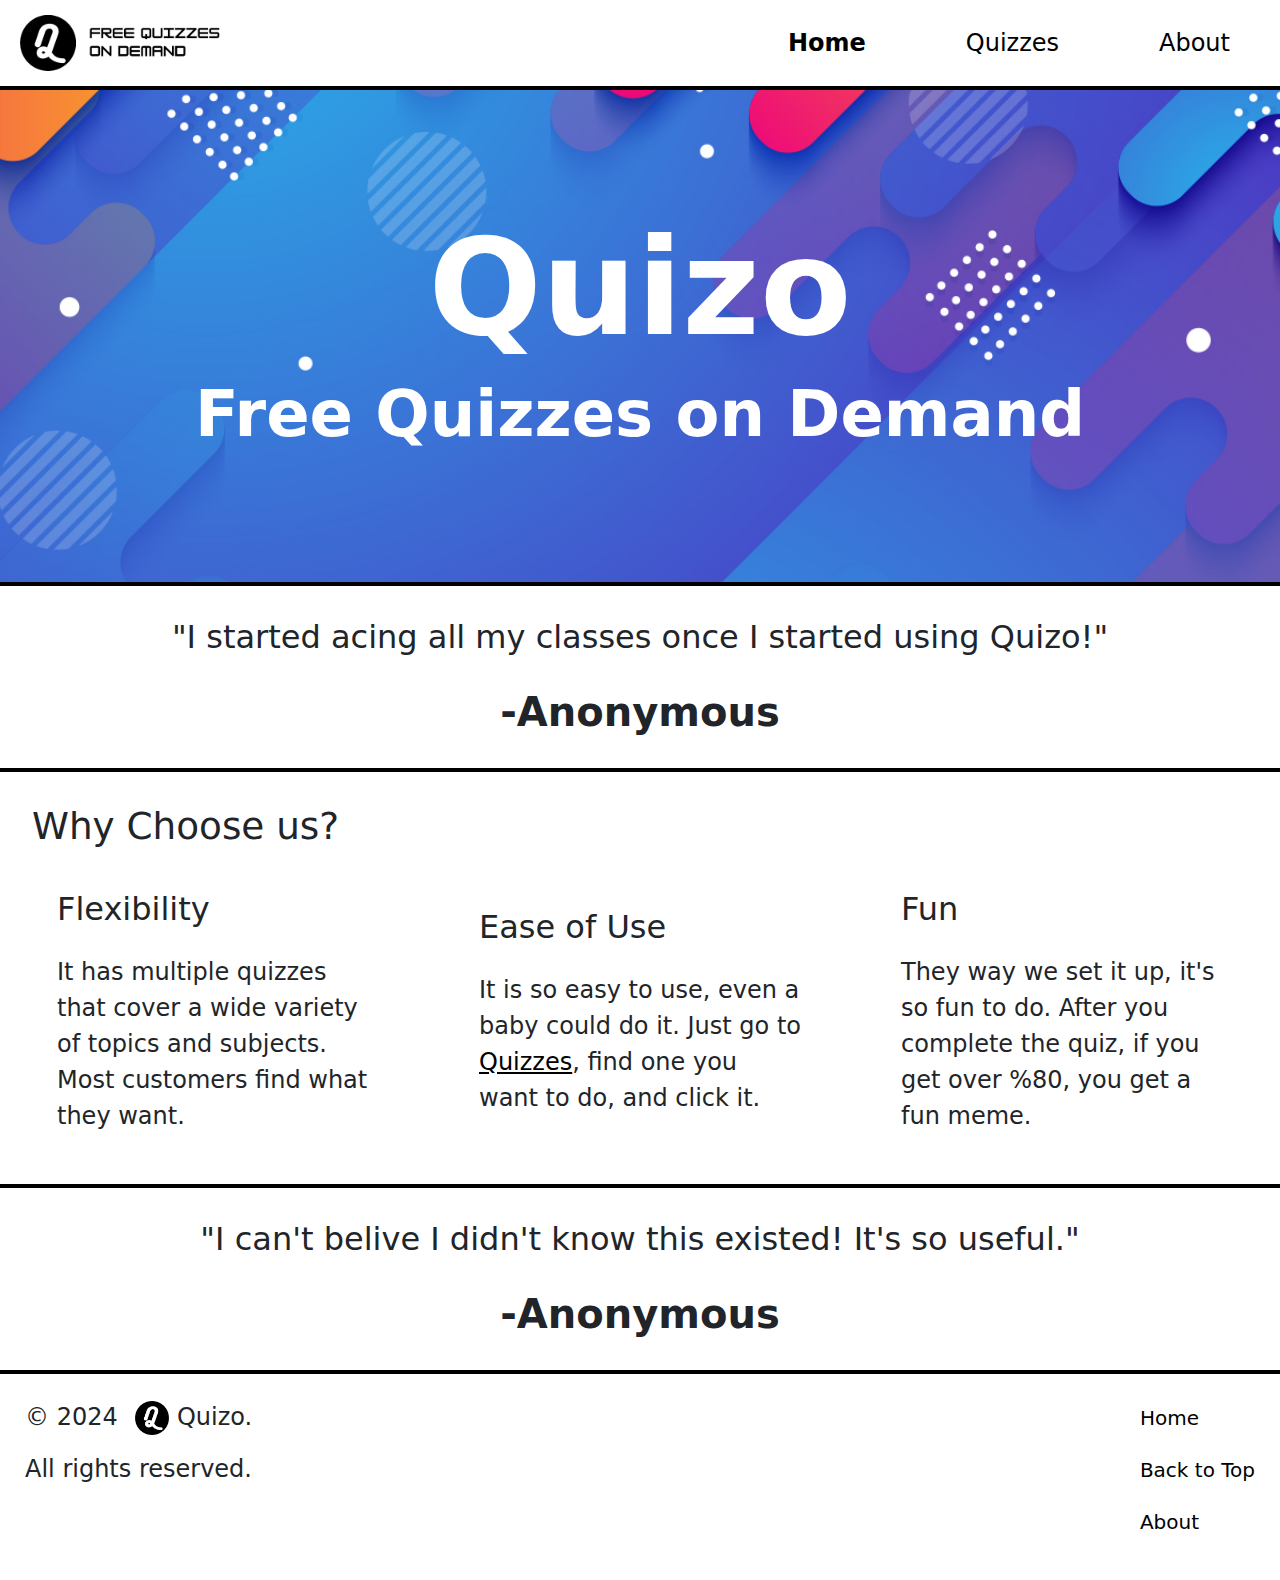
<file: index.html>
<!-- ### Capstone Project: "Interactive Quiz Web App"

#### Overview
Students will create an interactive quiz web application that allows users to answer questions on a specific topic of their choice (e.g., science, history, pop culture). This project will integrate HTML, CSS, JavaScript, and jQuery, providing a fun way to learn frontend development.

#### Objectives
- Build a functional web application using HTML, CSS, and JavaScript.
- Utilize jQuery to enhance user experience with interactivity.
- Implement basic data management with JavaScript.
- Develop skills in designing user-friendly interfaces.

#### Project Components

1. **Homepage**
   - **Header**: Title of the quiz app and a start button.
   - **Instructions Section**: Brief description of how to play the quiz.
   - **Footer**: Author information and links to resources.

2. **Quiz Page**
   - **Question Display**: A section to show the current question.
   - **Answer Options**: Multiple-choice buttons for answers.
   - **Score Tracker**: Display current score and number of questions answered.
   - **Next Question Button**: A button to proceed to the next question.
   - **End Screen**: Display total score and options to restart the quiz or go back to the homepage.

3. **Question Data Management**
   - Use an array of objects to store questions, options, and correct answers.
   - Implement a function to randomly select questions from the array for each quiz session.

4. **Styling and User Experience**
   - Use CSS to create an engaging layout (colors, fonts, button styles).
   - Ensure the app is responsive to work well on mobile and desktop devices.

5. **Interactive Features**
   - Use jQuery for:
     - Showing/hiding elements (e.g., questions and scores).
     - Animations when transitioning between questions.
     - Validating and giving feedback on answers (correct or incorrect).

6. **Accessibility Considerations**
   - Use proper HTML elements for accessibility (e.g., buttons, labels).
   - Provide feedback in a way that is easy to understand for all users.

#### Technology Stack
- **HTML**: Structure of the quiz app.
- **CSS**: Styling and responsive design.
- **JavaScript & jQuery**: Logic for quiz functionality and interactivity.

#### Resources
- **HTML/CSS Tutorials**: W3Schools, MDN Web Docs.
- **JavaScript/jQuery Tutorials**: Codecademy, jQuery official documentation.
- **Quiz Design Tips**: Examples from online quizzes for inspiration.

#### Timeline
- **Week 1**: Introduction to HTML & CSS; start building the homepage and quiz structure.
- **Week 2**: Develop the Quiz page, focusing on question display and answer options.
- **Week 3**: Implement quiz logic using JavaScript and jQuery for interactions.
- **Week 4**: Style the application and ensure responsive design.
- **Week 5**: Test functionality and get peer feedback; make necessary adjustments.
- **Week 6**: Present the quiz apps to the class and share experiences.

#### Presentation
At the end of the project, students will present their quiz apps, discussing their design process and the technologies used. They can also share their thoughts on the challenges faced and how they overcame them, fostering a collaborative learning environment.

### Conclusion
This interactive quiz web app project provides middle school students with a practical application of web development skills while allowing them to engage with topics they are passionate about. Through this hands-on experience, they will enhance their coding abilities and creativity. -->
<!DOCTYPE html>
<html lang="en">
   <head>
      <meta charset="UTF-8">
      <meta name="viewport" content="width=device-width, initial-scale=1.0">
      <title>Quizo - Learn in a Fun Way</title>

      <link href="https://cdn.jsdelivr.net/npm/bootstrap@5.3.3/dist/css/bootstrap.min.css" rel="stylesheet" integrity="sha384-QWTKZyjpPEjISv5WaRU9OFeRpok6YctnYmDr5pNlyT2bRjXh0JMhjY6hW+ALEwIH" crossorigin="anonymous">
      <link rel="stylesheet" href="styles.css">
      <link rel="icon" href="./images/QuizoLogo-Logo-removebg-preview.png">
   </head>

   <body>
      <nav>
         <div><img src="./images/QuizoLogo-Text-removebg-preview.png" alt="Quizo Logo" class="logo"></div>
         <div>
            <a class="seleced" href="./index.html">Home</a>
            <a href="./public/quizzes.html">Quizzes</a>
            <a href="./public/about.html">About</a>
         </div>
      </nav>

      <div class="placeholder"></div>
      <header>
         <div id="img">
            <h1><b>Quizo</b></h1>
            <h2><b>Free Quizzes on Demand</b></h2>
         </div>
         <div>
            <h4>"I started acing all my classes once I started using Quizo!"</h4>
            <h3><b>-Anonymous</b></h3>
         </div>
      </header>

      <main>
         <h3>Why Choose us?</h3>
         <div class="container">
            <div class="col-4">
               <h4>Flexibility</h4>
               <p>It has multiple quizzes that cover a wide variety of topics and subjects. Most customers find what they want.</p>
            </div>
            <div class="col-4">
               <h4>Ease of Use</h4>
               <p>It is so easy to use, even a baby could do it. Just go to <a href="./public/quizzes.html">Quizzes</a>, find one you want to do, and click it.</p>
            </div>
            <div class="col-4">
               <h4>Fun</h4>
               <p>They way we set it up, it's so fun to do. After you complete the quiz, if you get over %80, you get a fun meme.</p>
            </div>
         </div>

         <div class="quote">
            <h4>"I can't belive I didn't know this existed! It's so useful."</h4>
            <h3><b>-Anonymous</b></h3>
         </div>
      </main>

      <footer>
         <div>
            <p>© 2024 <img src="./images/QuizoLogo-Logo-removebg-preview.png" alt="Quizo Logo"> Quizo.</p>
            <p>All rights reserved.</p>
         </div>
         <div>
            <p><a href="#">Home</a></p>
            <p><a href="#">Back to Top</a></p>
            <p><a href="./public/about.html">About</a></p>
         </div>
      </footer>

      <script src="https://cdn.jsdelivr.net/npm/bootstrap@5.3.3/dist/js/bootstrap.bundle.min.js" integrity="sha384-YvpcrYf0tY3lHB60NNkmXc5s9fDVZLESaAA55NDzOxhy9GkcIdslK1eN7N6jIeHz" crossorigin="anonymous"></script>
   </body>
</html>

<!-- Completed in 2 hours -->
</file>
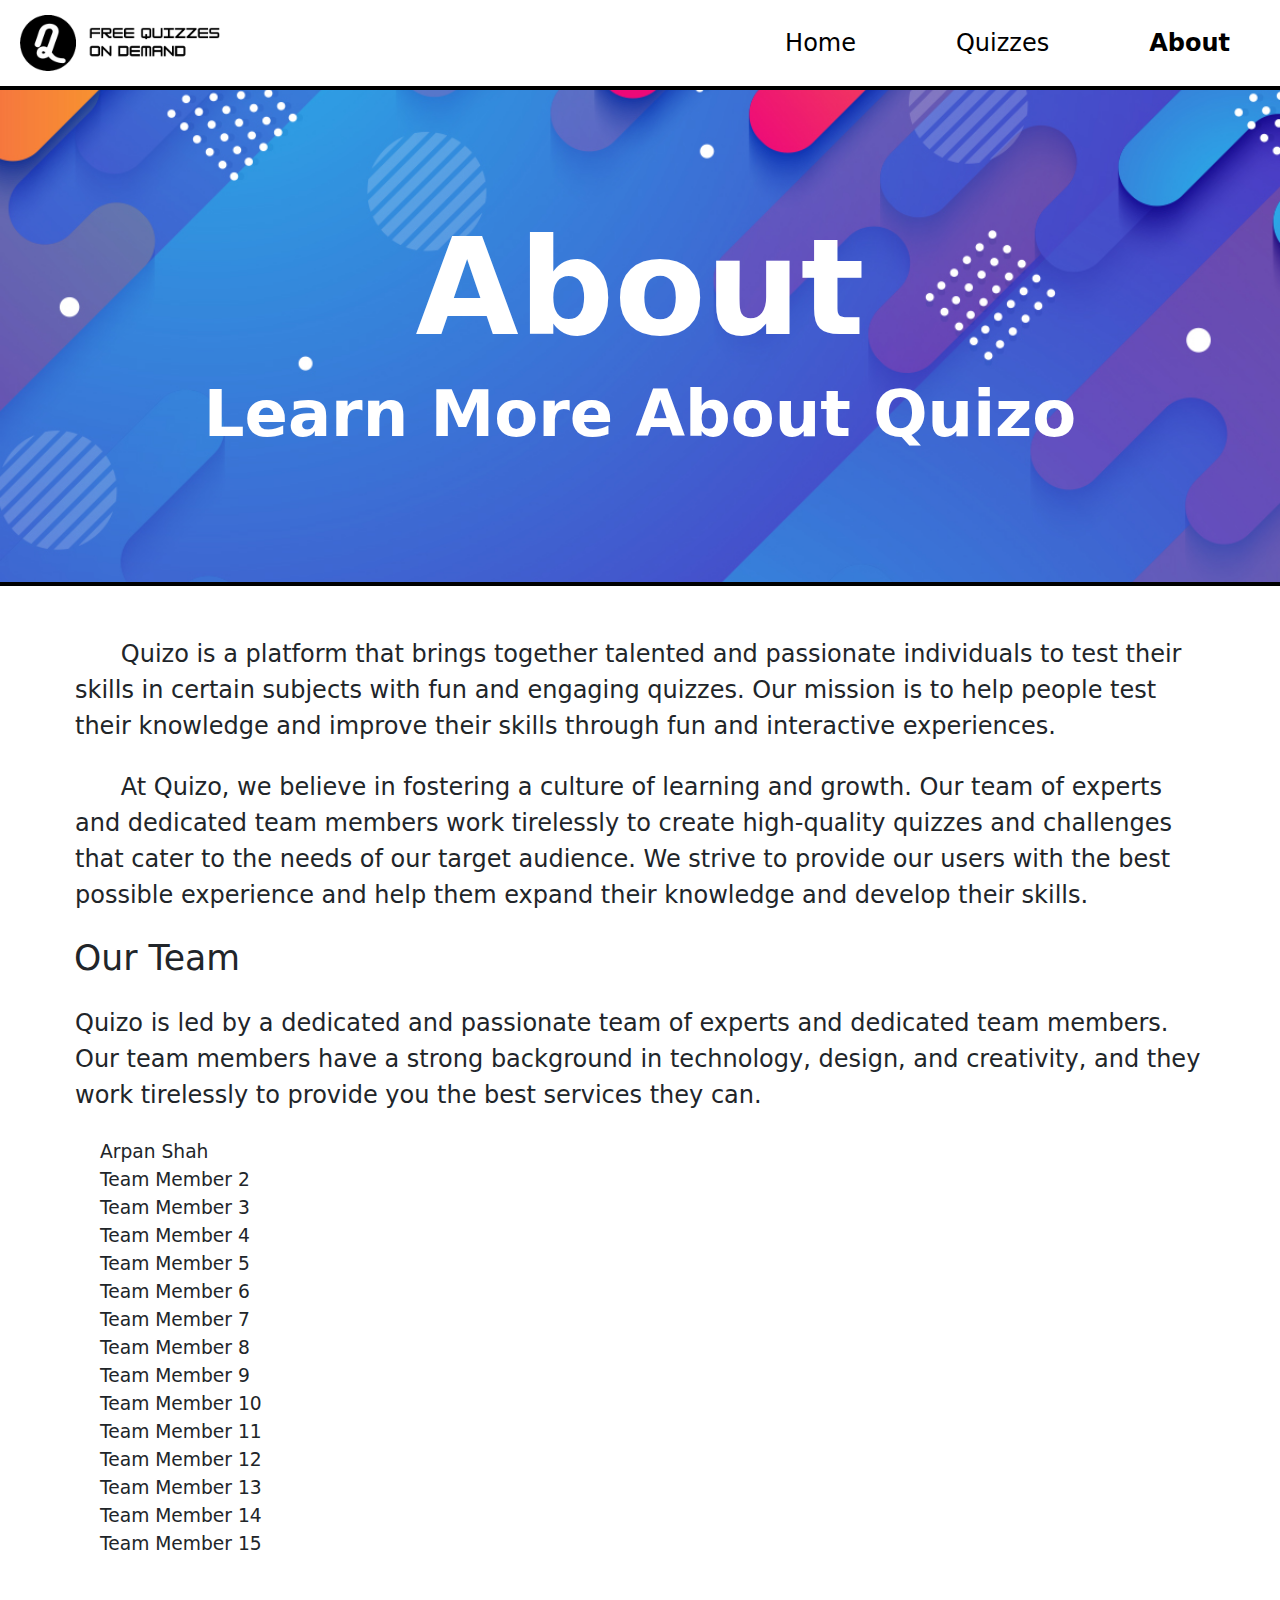
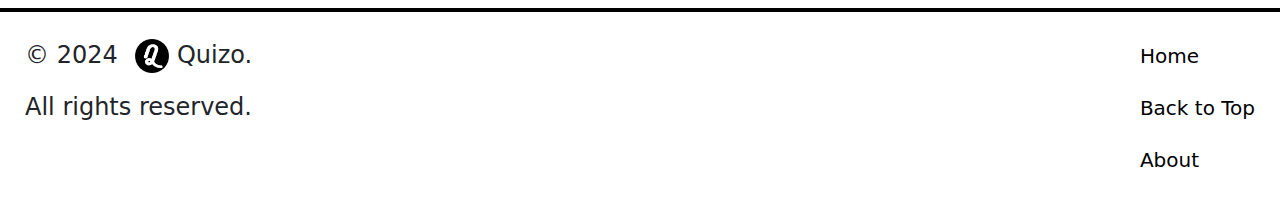
<file: public/about.html>
<!DOCTYPE html>
<html lang="en">
  <head>
    <meta charset="UTF-8">
    <meta name="viewport" content="width=device-width, initial-scale=1.0">
    <title>Quizo - About</title>

    <link href="https://cdn.jsdelivr.net/npm/bootstrap@5.3.3/dist/css/bootstrap.min.css" rel="stylesheet" integrity="sha384-QWTKZyjpPEjISv5WaRU9OFeRpok6YctnYmDr5pNlyT2bRjXh0JMhjY6hW+ALEwIH" crossorigin="anonymous">
    <link rel="stylesheet" href="about.css">
    <link rel="icon" href="../images/QuizoLogo-Logo-removebg-preview.png">
  </head>

  <body>
    <nav>
      <div><img src="../images/QuizoLogo-Text-removebg-preview.png" alt="Quizo Logo" class="logo"></div>
      <div>
        <a href="../index.html">Home</a>
        <a href="./quizzes.html">Quizzes</a>
        <a class="seleced" href="./about.html">About</a>
      </div>
    </nav>

    <div class="placeholder"></div>
    <header>
      <div id="img">
        <h1><b>About</b></h1>
        <h2><b>Learn More About Quizo</b></h2>
      </div>
    </header>

    <main>
      <div>
        <p> &nbsp; &nbsp; &nbsp; Quizo is a platform that brings together talented and passionate individuals to test their skills in certain subjects with fun and engaging quizzes. Our mission is to help people test their knowledge and improve their skills through fun and interactive experiences.</p>
        <p> &nbsp; &nbsp; &nbsp; At Quizo, we believe in fostering a culture of learning and growth. Our team of experts and dedicated team members work tirelessly to create high-quality quizzes and challenges that cater to the needs of our target audience. We strive to provide our users with the best possible experience and help them expand their knowledge and develop their skills.</p>
      </div>
      <div>
        <h3>Our Team</h3>
        <p>Quizo is led by a dedicated and passionate team of experts and dedicated team members. Our team members have a strong background in technology, design, and creativity, and they work tirelessly to provide you the best services they can.</p>

        <div>
          <p>Arpan Shah</p>
          <p>Team Member 2</p>
          <p>Team Member 3</p>
          <p>Team Member 4</p>
          <p>Team Member 5</p>
          <p>Team Member 6</p>
          <p>Team Member 7</p>
          <p>Team Member 8</p>
          <p>Team Member 9</p>
          <p>Team Member 10</p>
          <p>Team Member 11</p>
          <p>Team Member 12</p>
          <p>Team Member 13</p>
          <p>Team Member 14</p>
          <p>Team Member 15</p>
        </div>
      </div>
    </main>

    <footer>
      <div>
        <p>© 2024 <img src="../images/QuizoLogo-Logo-removebg-preview.png" alt="Quizo Logo"> Quizo.</p>
        <p>All rights reserved.</p>
      </div>
      <div>
        <p><a href="../index.html">Home</a></p>
        <p><a href="#">Back to Top</a></p>
        <p><a href="#">About</a></p>
      </div>
    </footer>
  </body>
</html>

<!-- Completed in 30 minutes -->
</file>
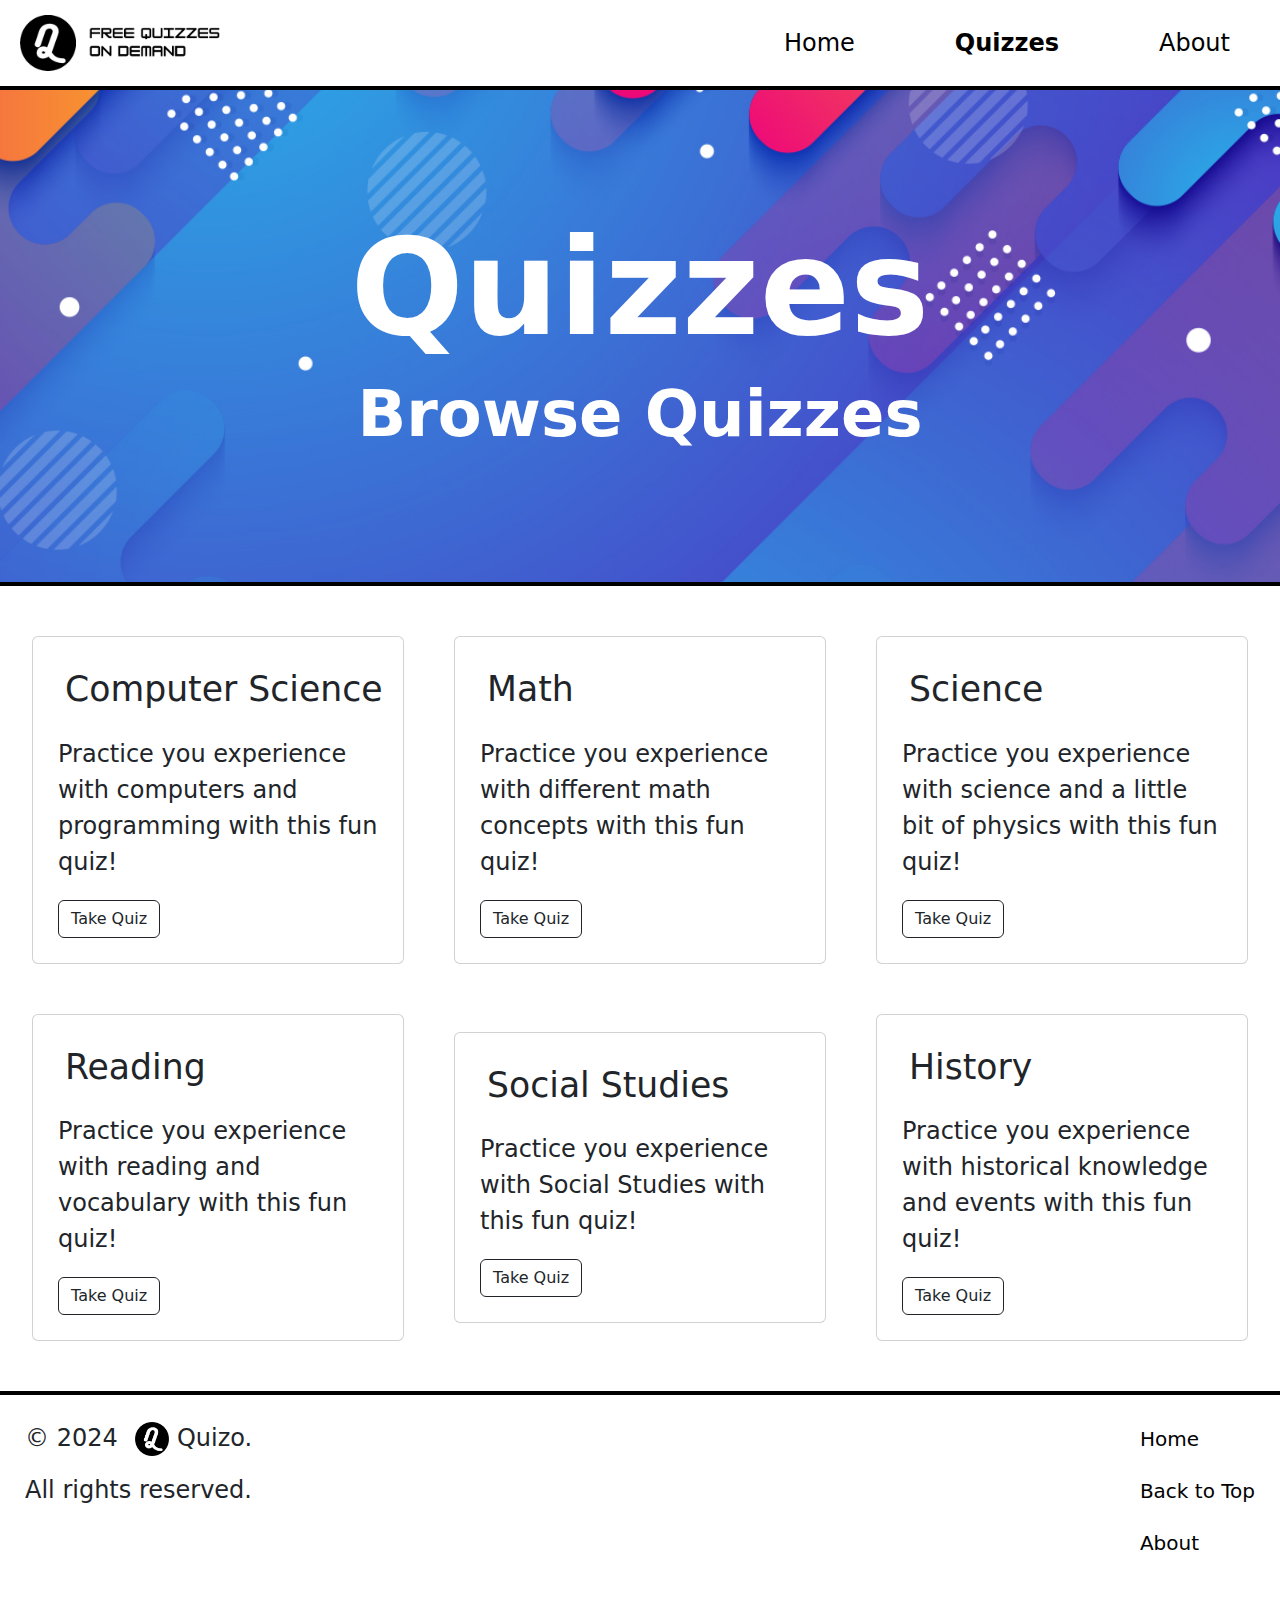
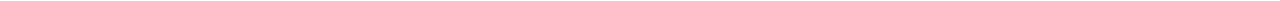
<file: public/quizzes.html>
<!DOCTYPE html>
<html lang="en">
  <head>
    <meta charset="UTF-8">
    <meta name="viewport" content="width=device-width, initial-scale=1.0">
    <title>Quizo - Quizzes</title>

    <link href="https://cdn.jsdelivr.net/npm/bootstrap@5.3.3/dist/css/bootstrap.min.css" rel="stylesheet" integrity="sha384-QWTKZyjpPEjISv5WaRU9OFeRpok6YctnYmDr5pNlyT2bRjXh0JMhjY6hW+ALEwIH" crossorigin="anonymous">
    <link rel="stylesheet" href="quizzes.css">
    <link rel="icon" href="../images/QuizoLogo-Logo-removebg-preview.png">
  </head>

  <body>
    <nav>
      <div><img src="../images/QuizoLogo-Text-removebg-preview.png" alt="Quizo Logo" class="logo"></div>
      <div>
        <a href="../index.html">Home</a>
        <a class="seleced" href="./quizzes.html">Quizzes</a>
        <a href="./about.html">About</a>
      </div>
    </nav>

    <div class="placeholder"></div>
    <header>
      <div id="img">
        <h1><b>Quizzes</b></h1>
        <h2><b>Browse Quizzes</b></h2>
      </div>
    </header>

    <main>
      <div class="container">
        <div class="card col-4">
          <h3>Computer Science</h3>
          <p>Practice you experience with computers and programming with this fun quiz!</p>
          <a href="./quizes/cs.html"><button class="btn btn-outline-dark">Take Quiz</button></a>
        </div>
        <div class="card col-4">
          <h3>Math</h3>
          <p>Practice you experience with different math concepts with this fun quiz!</p>
          <a href="./quizes/math.html"><button class="btn btn-outline-dark">Take Quiz</button></a>
        </div>
        <div class="card col-4">
          <h3>Science</h3>
          <p>Practice you experience with science and a little bit of physics with this fun quiz!</p>
          <a href="./quizes/science.html"><button class="btn btn-outline-dark">Take Quiz</button></a>
        </div>
      </div>
      <div class="container">
        <div class="card col-4">
          <h3>Reading</h3>
          <p>Practice you experience with reading and vocabulary with this fun quiz!</p>
          <a href="./quizes/reading.html"><button class="btn btn-outline-dark">Take Quiz</button></a>
        </div>
        <div class="card col-4">
          <h3>Social Studies</h3>
          <p>Practice you experience with Social Studies with this fun quiz!</p>
          <a href="./quizes/ss.html"><button class="btn btn-outline-dark">Take Quiz</button></a>
        </div>
        <div class="card col-4">
          <h3>History</h3>
          <p>Practice you experience with historical knowledge and events with this fun quiz!</p>
          <a href="./quizes/history.html"><button class="btn btn-outline-dark">Take Quiz</button></a>
        </div>
      </div>
    </main>

    <footer>
      <div>
        <p>© 2024 <img src="../images/QuizoLogo-Logo-removebg-preview.png" alt="Quizo Logo"> Quizo.</p>
        <p>All rights reserved.</p>
      </div>
      <div>
        <p><a href="../index.html">Home</a></p>
        <p><a href="#">Back to Top</a></p>
        <p><a href="./about.html">About</a></p>
      </div>
    </footer>
  </body>
</html>

<!-- Completed in 40 minutes -->
</file>
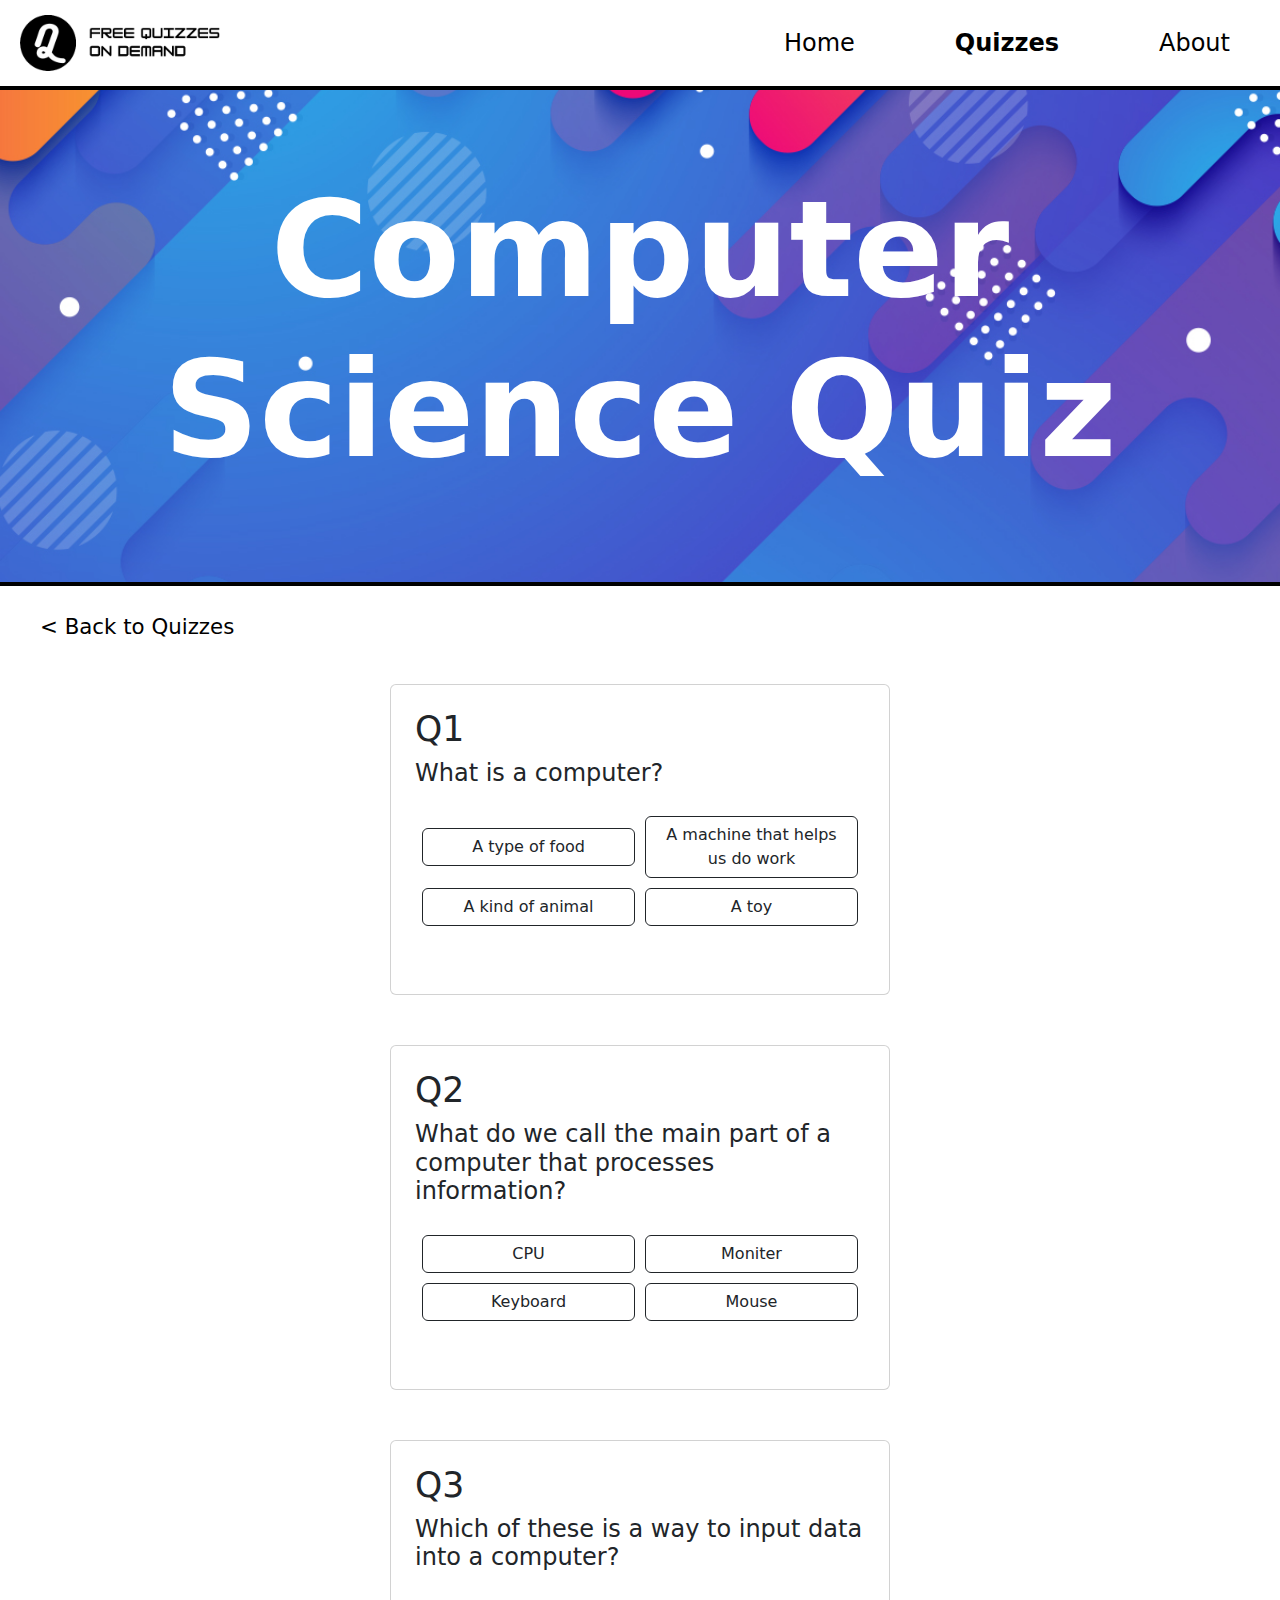
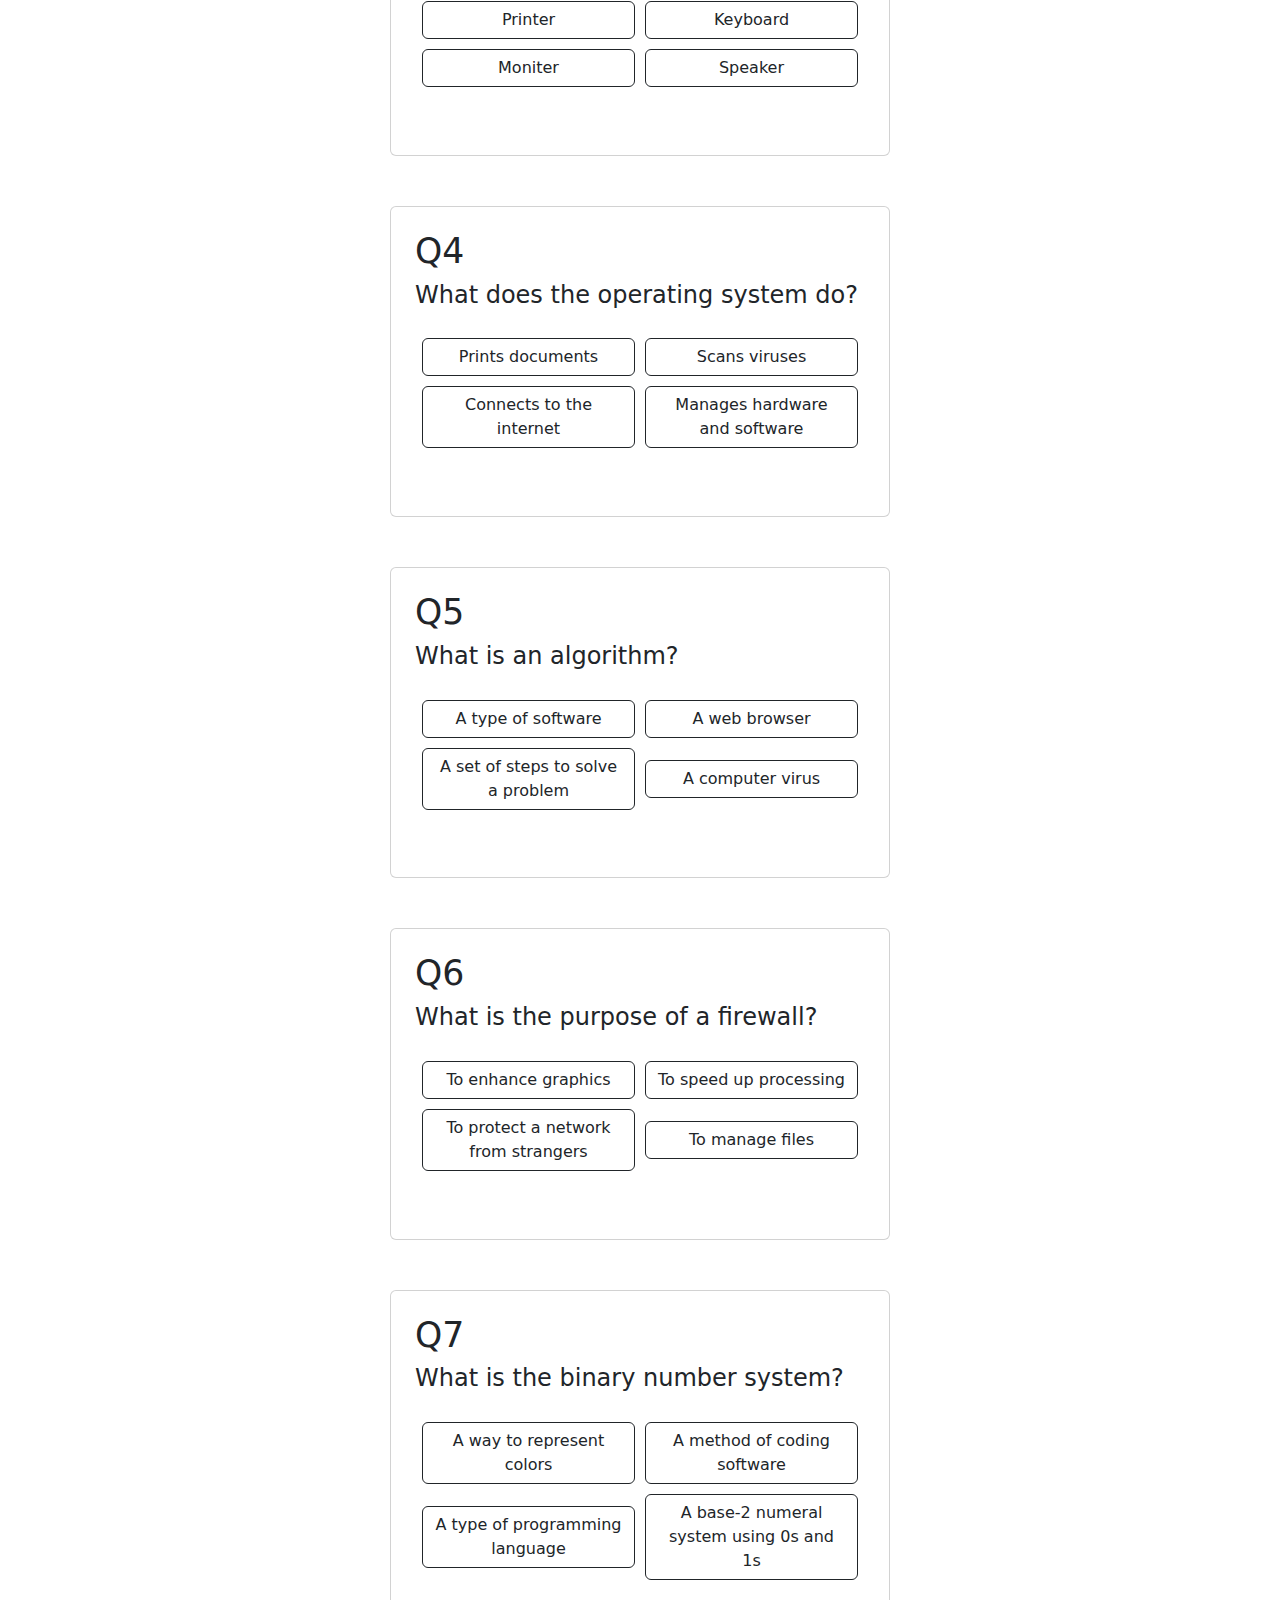
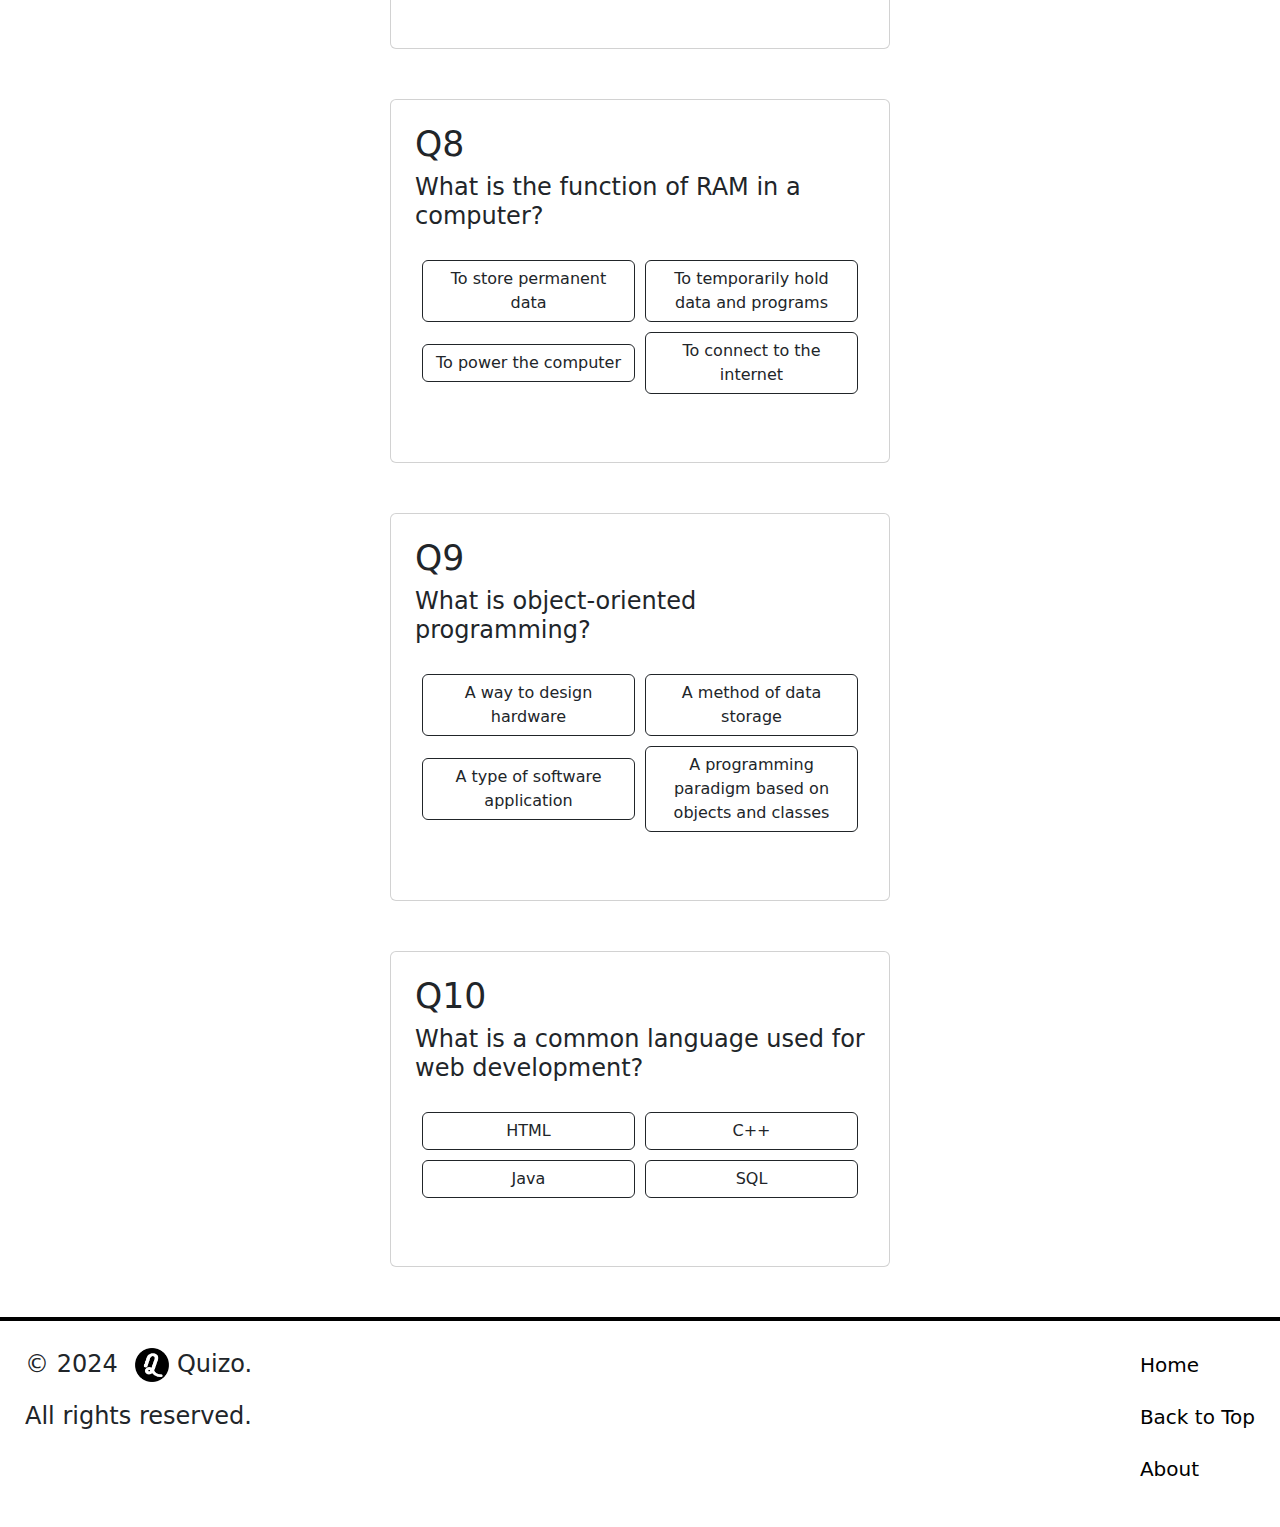
<file: public/quizes/cs.html>
<!DOCTYPE html>
<html lang="en">
  <head>
    <meta charset="UTF-8">
    <meta name="viewport" content="width=device-width, initial-scale=1.0">
    <title>Quizo - Computer Science Quiz</title>

    <link href="https://cdn.jsdelivr.net/npm/bootstrap@5.3.3/dist/css/bootstrap.min.css" rel="stylesheet" integrity="sha384-QWTKZyjpPEjISv5WaRU9OFeRpok6YctnYmDr5pNlyT2bRjXh0JMhjY6hW+ALEwIH" crossorigin="anonymous">
    <link rel="stylesheet" href="styles.css">
    <link rel="icon" href="../../images/QuizoLogo-Logo-removebg-preview.png">
  </head>

  <body>
    <nav>
      <div><img src="../../images/QuizoLogo-Text-removebg-preview.png" alt="Quizo Logo" class="logo"></div>
      <div>
        <a href="../../index.html">Home</a>
        <a class="seleced" href="../quizzes.html">Quizzes</a>
        <a href="../about.html">About</a>
      </div>
    </nav>

    <div class="placeholder"></div>
    <header>
      <div id="img">
        <h1><b>Computer Science Quiz</b></h1>
      </div>
    </header>

    <main>
      <p><a href="../quizzes.html">&lt; Back to Quizzes</a></p>
      <div>
        <div class="card">
          <h2>Q1</h2>
          <h3>What is a computer?</h3>
          <div class="container">
            <button class="q1 a col-6 btn btn-outline-dark">A type of food</button>
            <button class="q1 b correct col-6 btn btn-outline-dark">A machine that helps us do work</button>
          </div>
          <div class="container">
            <button class="q1 c col-6 btn btn-outline-dark">A kind of animal</button>
            <button class="q1 d col-6 btn btn-outline-dark">A toy</button>
          </div>
          <h4 class="q1">&nbsp;</h4>
        </div>

        <div class="card">
          <h2>Q2</h2>
          <h3>What do we call the main part of a computer that processes information?</h3>
          <div class="container">
            <button class="q2 a correct col-6 btn btn-outline-dark">CPU</button>
            <button class="q2 b col-6 btn btn-outline-dark">Moniter</button>
          </div>
          <div class="container">
            <button class="q2 c col-6 btn btn-outline-dark">Keyboard</button>
            <button class="q2 d col-6 btn btn-outline-dark">Mouse</button>
          </div>
          <h4 class="q2">&nbsp;</h4>
        </div>

        <div class="card">
          <h2>Q3</h2>
          <h3>Which of these is a way to input data into a computer?</h3>
          <div class="container">
            <button class="q3 a col-6 btn btn-outline-dark">Printer</button>
            <button class="q3 b correct col-6 btn btn-outline-dark">Keyboard</button>
          </div>
          <div class="container">
            <button class="q3 c col-6 btn btn-outline-dark">Moniter</button>
            <button class="q3 d col-6 btn btn-outline-dark">Speaker</button>
          </div>
          <h4 class="q3">&nbsp;</h4>
        </div>

        <div class="card">
          <h2>Q4</h2>
          <h3>What does the operating system do?</h3>
          <div class="container">
            <button class="q4 a col-6 btn btn-outline-dark">Prints documents</button>
            <button class="q4 b col-6 btn btn-outline-dark">Scans viruses</button>
          </div>
          <div class="container">
            <button class="q4 c col-6 btn btn-outline-dark">Connects to the internet</button>
            <button class="q4 d correct col-6 btn btn-outline-dark">Manages hardware and software</button>
          </div>
          <h4 class="q4">&nbsp;</h4>
        </div>

        <div class="card">
          <h2>Q5</h2>
          <h3>What is an algorithm?</h3>
          <div class="container">
            <button class="q5 a col-6 btn btn-outline-dark">A type of software</button>
            <button class="q5 b col-6 btn btn-outline-dark">A web browser</button>
          </div>
          <div class="container">
            <button class="q5 c correct col-6 btn btn-outline-dark">A set of steps to solve a problem</button>
            <button class="q5 d col-6 btn btn-outline-dark">A computer virus</button>
          </div>
          <h4 class="q5">&nbsp;</h4>
        </div>

        <div class="card">
          <h2>Q6</h2>
          <h3>What is the purpose of a firewall?</h3>
          <div class="container">
            <button class="q6 a col-6 btn btn-outline-dark">To enhance graphics</button>
            <button class="q6 b col-6 btn btn-outline-dark">To speed up processing</button>
          </div>
          <div class="container">
            <button class="q6 c correct col-6 btn btn-outline-dark">To protect a network from strangers</button>
            <button class="q6 d col-6 btn btn-outline-dark">To manage files</button>
          </div>
          <h4 class="q6">&nbsp;</h4>
        </div>

        <div class="card">
          <h2>Q7</h2>
          <h3>What is the binary number system?</h3>
          <div class="container">
            <button class="q7 a col-6 btn btn-outline-dark">A way to represent colors</button>
            <button class="q7 b col-6 btn btn-outline-dark">A method of coding software</button>
          </div>
          <div class="container">
            <button class="q7 c col-6 btn btn-outline-dark">A type of programming language</button>
            <button class="q7 d correct col-6 btn btn-outline-dark">A base-2 numeral system using 0s and 1s</button>
          </div>
          <h4 class="q7">&nbsp;</h4>
        </div>

        <div class="card">
          <h2>Q8</h2>
          <h3>What is the function of RAM in a computer?</h3>
          <div class="container">
            <button class="q8 a col-6 btn btn-outline-dark">To store permanent data</button>
            <button class="q8 b correct col-6 btn btn-outline-dark">To temporarily hold data and programs</button>
          </div>
          <div class="container">
            <button class="q8 c col-6 btn btn-outline-dark">To power the computer</button>
            <button class="q8 d col-6 btn btn-outline-dark">To connect to the internet</button>
          </div>
          <h4 class="q8">&nbsp;</h4>
        </div>

        <div class="card">
          <h2>Q9</h2>
          <h3>What is object-oriented programming?</h3>
          <div class="container">
            <button class="q9 a col-6 btn btn-outline-dark">A way to design hardware</button>
            <button class="q9 b col-6 btn btn-outline-dark">A method of data storage</button>
          </div>
          <div class="container">
            <button class="q9 c col-6 btn btn-outline-dark">A type of software application</button>
            <button class="q9 d correct col-6 btn btn-outline-dark">A programming paradigm based on objects and classes</button>
          </div>
          <h4 class="q9">&nbsp;</h4>
        </div>

        <div class="card">
          <h2>Q10</h2>
          <h3>What is a common language used for web development?</h3>
          <div class="container">
            <button class="q10 a correct col-6 btn btn-outline-dark">HTML</button>
            <button class="q10 b col-6 btn btn-outline-dark">C++</button>
          </div>
          <div class="container">
            <button class="q10 c col-6 btn btn-outline-dark">Java</button>
            <button class="q10 d col-6 btn btn-outline-dark">SQL</button>
          </div>
          <h4 class="q10">&nbsp;</h4>
        </div>
      </div>
    </main>

    <footer>
      <div>
        <p>© 2024 <img src="../../images/QuizoLogo-Logo-removebg-preview.png" alt="Quizo Logo"> Quizo.</p>
        <p>All rights reserved.</p>
      </div>
      <div>
        <p><a href="../../index.html">Home</a></p>
        <p><a href="#">Back to Top</a></p>
        <p><a href="../about.html">About</a></p>
      </div>
    </footer>

    <script src="https://ajax.googleapis.com/ajax/libs/jquery/3.7.1/jquery.min.js"></script>
    <script src="script.js"></script>
  </body>
</html>

<!-- Completed in 55 minutes -->
</file>
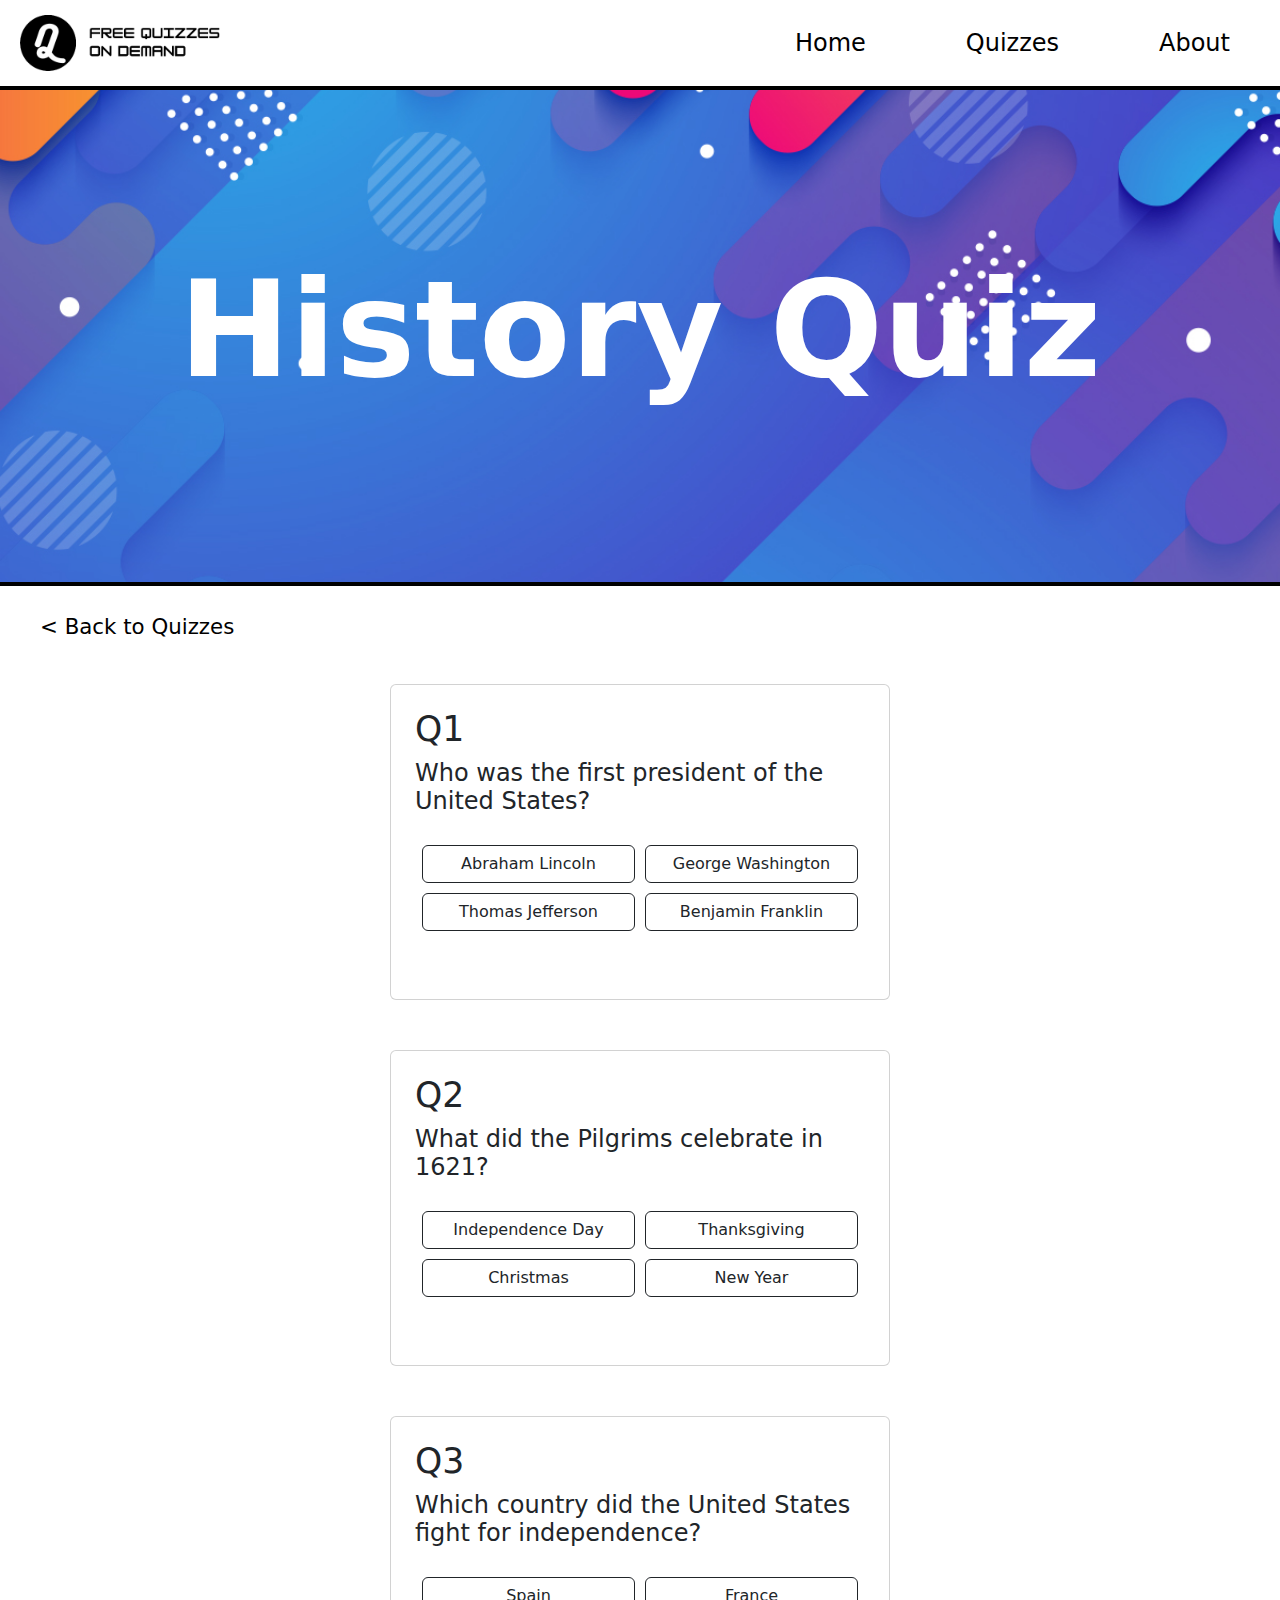
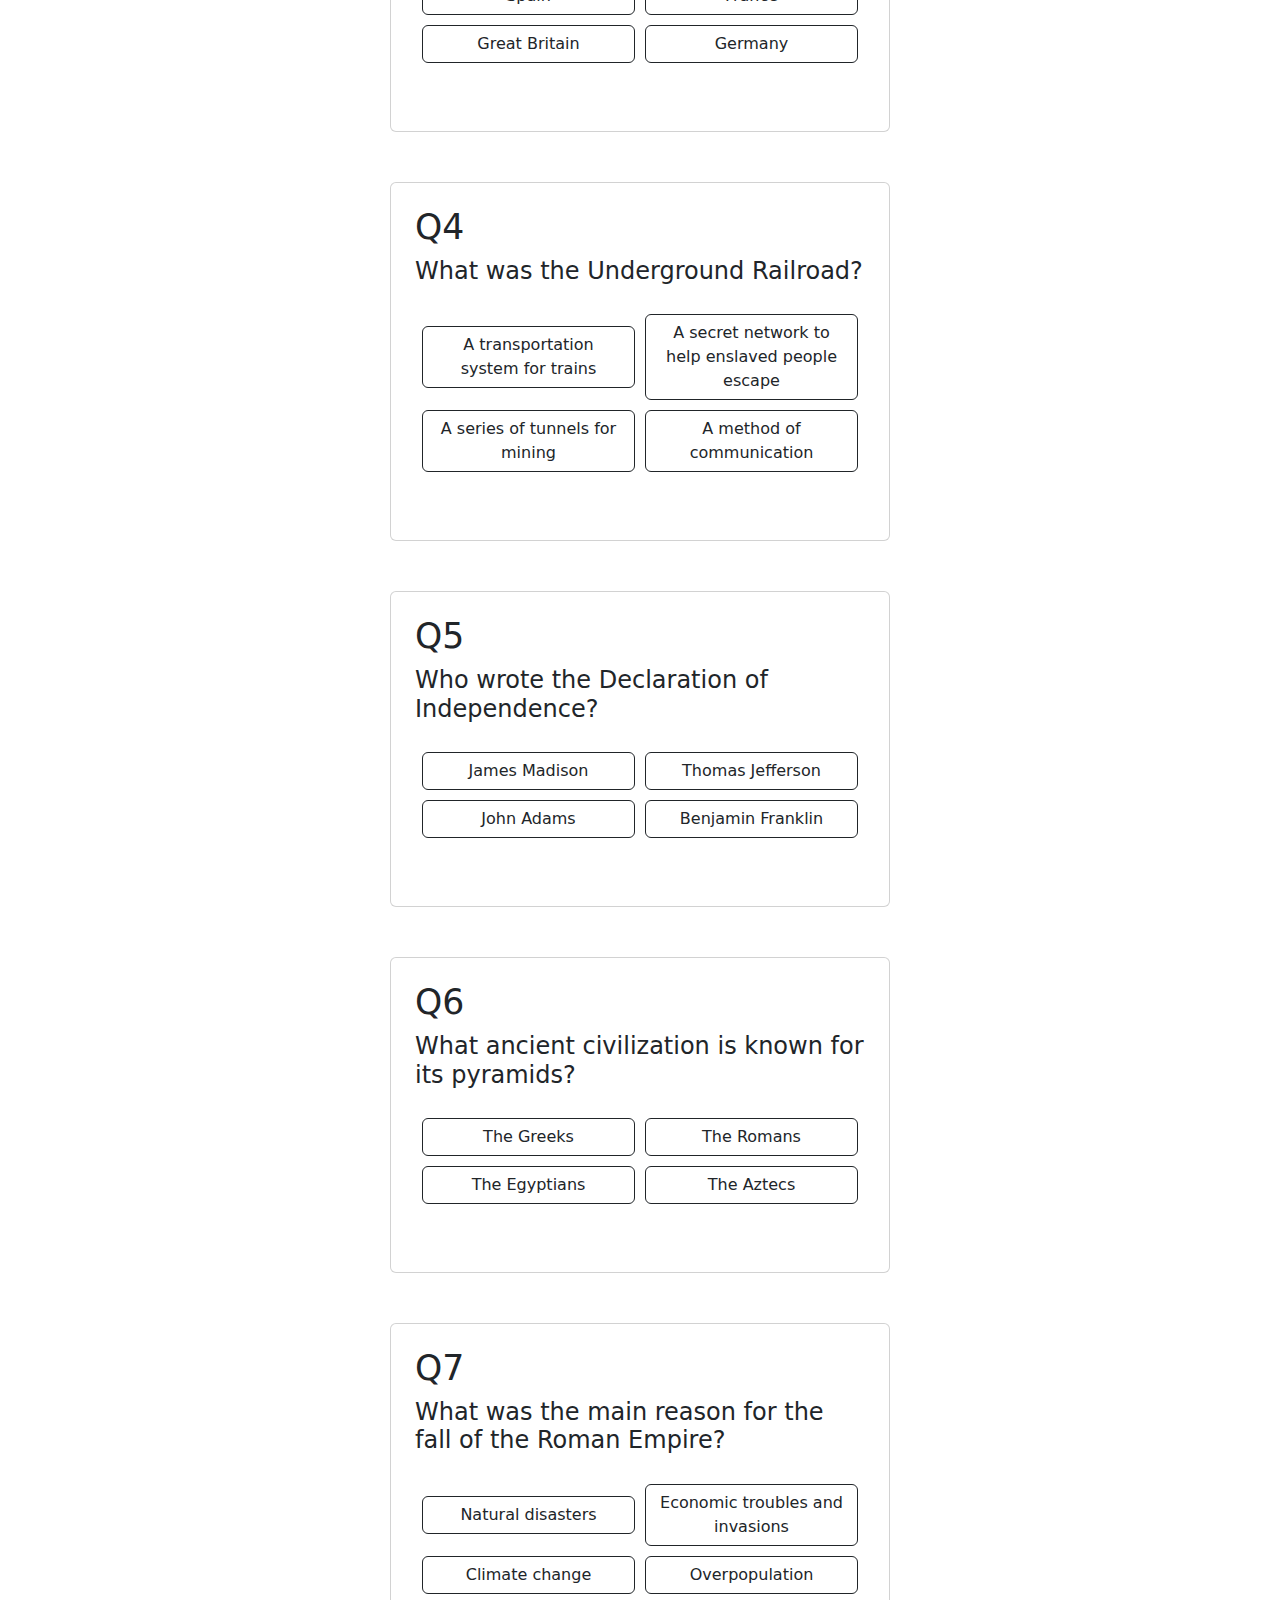
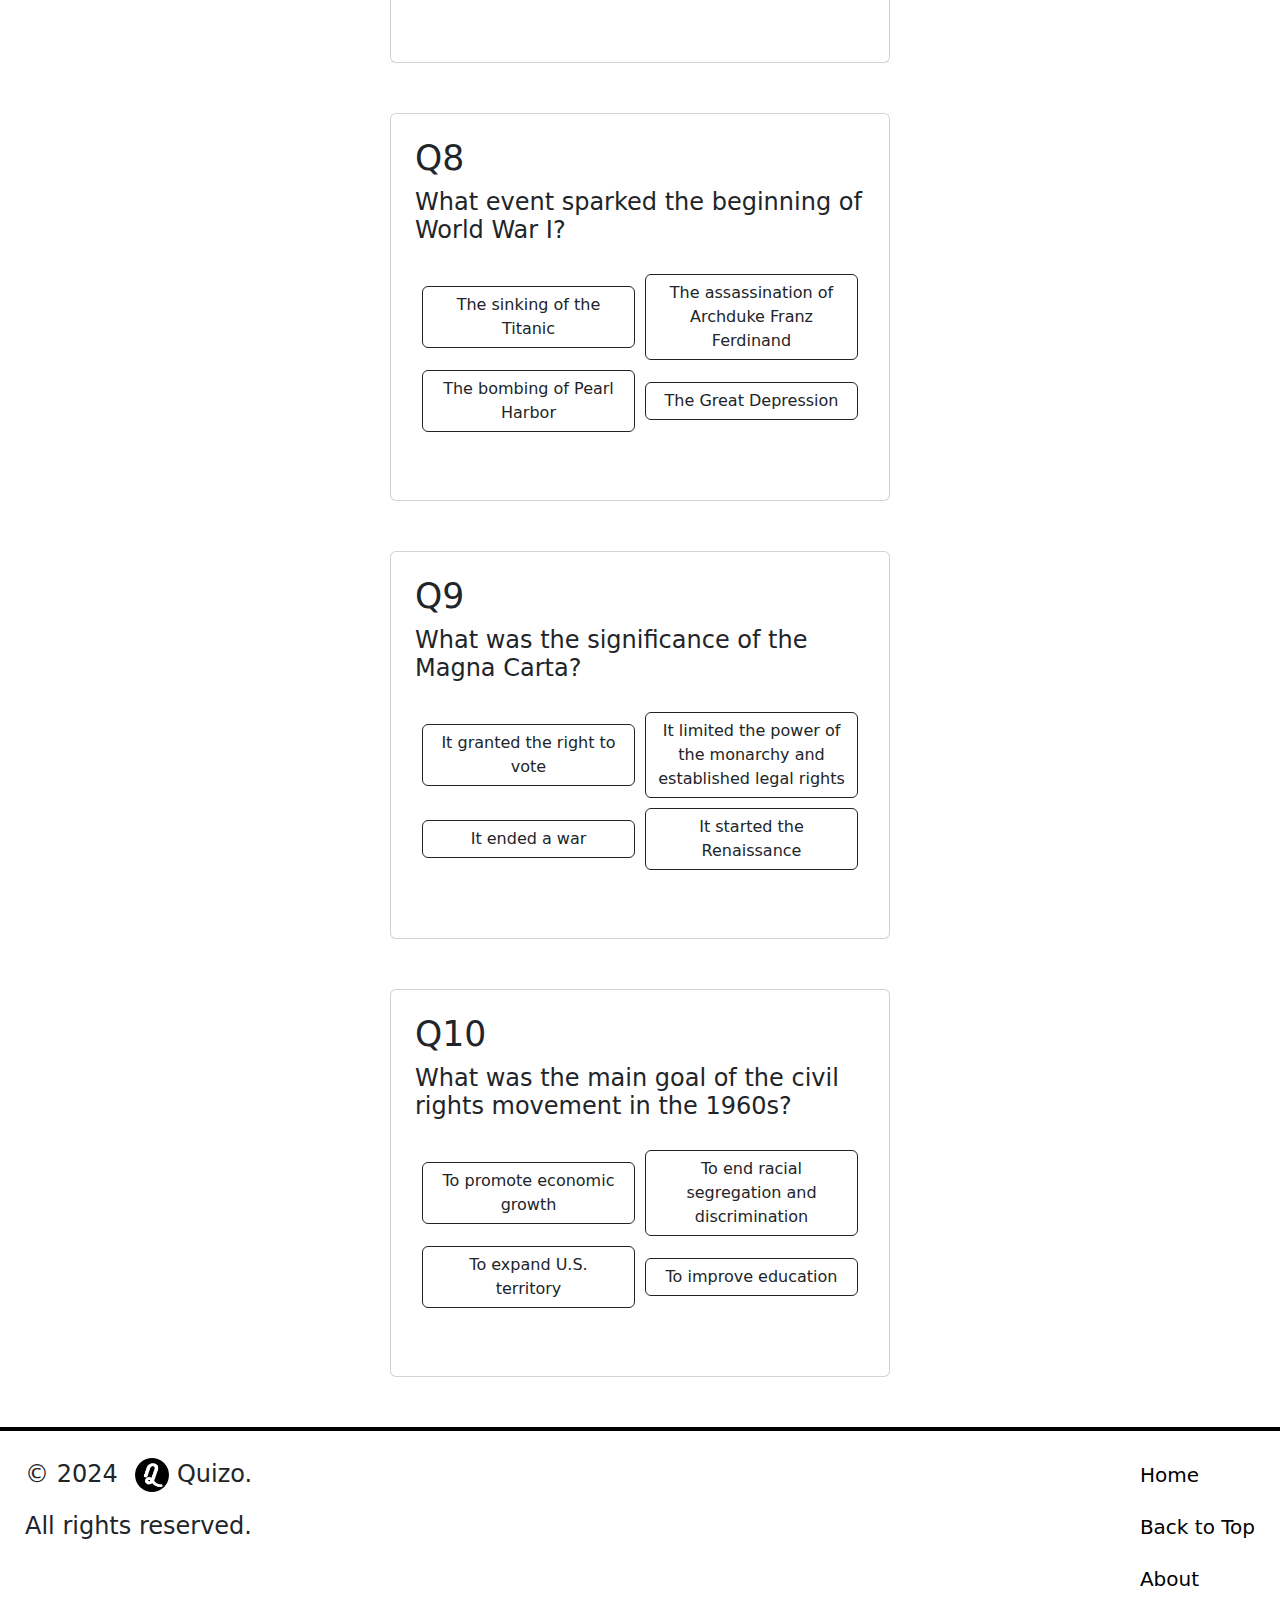
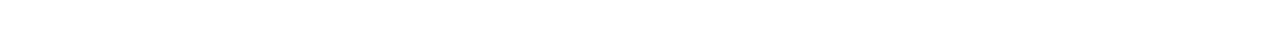
<file: public/quizes/history.html>
<!DOCTYPE html>
<html lang="en">
  <head>
    <meta charset="UTF-8">
    <meta name="viewport" content="width=device-width, initial-scale=1.0">
    <title>Quizo - History Quiz</title>

    <link href="https://cdn.jsdelivr.net/npm/bootstrap@5.3.3/dist/css/bootstrap.min.css" rel="stylesheet" integrity="sha384-QWTKZyjpPEjISv5WaRU9OFeRpok6YctnYmDr5pNlyT2bRjXh0JMhjY6hW+ALEwIH" crossorigin="anonymous">
    <link rel="stylesheet" href="styles.css">
    <link rel="icon" href="../../images/QuizoLogo-Logo-removebg-preview.png">
  </head>

  <body>
    <nav>
      <div><img src="../../images/QuizoLogo-Text-removebg-preview.png" alt="Quizo Logo" class="logo"></div>
      <div>
        <a href="../../index.html">Home</a>
        <a class="selected" href="../quizzes.html">Quizzes</a>
        <a href="../about.html">About</a>
      </div>
    </nav>

    <div class="placeholder"></div>
    <header>
      <div id="img">
        <h1><b>History Quiz</b></h1>
      </div>
    </header>

    <main>
      <p><a href="../quizzes.html">&lt; Back to Quizzes</a></p>
      <div>
        <div class="card">
          <h2>Q1</h2>
          <h3>Who was the first president of the United States?</h3>
          <div class="container">
            <button class="q1 a col-6 btn btn-outline-dark">Abraham Lincoln</button>
            <button class="q1 b correct col-6 btn btn-outline-dark">George Washington</button>
          </div>
          <div class="container">
            <button class="q1 c col-6 btn btn-outline-dark">Thomas Jefferson</button>
            <button class="q1 d col-6 btn btn-outline-dark">Benjamin Franklin</button>
          </div>
          <h4 class="q1">&nbsp;</h4>
        </div>

        <div class="card">
          <h2>Q2</h2>
          <h3>What did the Pilgrims celebrate in 1621?</h3>
          <div class="container">
            <button class="q2 a col-6 btn btn-outline-dark">Independence Day</button>
            <button class="q2 b correct col-6 btn btn-outline-dark">Thanksgiving</button>
          </div>
          <div class="container">
            <button class="q2 c col-6 btn btn-outline-dark">Christmas</button>
            <button class="q2 d col-6 btn btn-outline-dark">New Year</button>
          </div>
          <h4 class="q2">&nbsp;</h4>
        </div>

        <div class="card">
          <h2>Q3</h2>
          <h3>Which country did the United States fight for independence?</h3>
          <div class="container">
            <button class="q3 a col-6 btn btn-outline-dark">Spain</button>
            <button class="q3 b col-6 btn btn-outline-dark">France</button>
          </div>
          <div class="container">
            <button class="q3 c correct col-6 btn btn-outline-dark">Great Britain</button>
            <button class="q3 d col-6 btn btn-outline-dark">Germany</button>
          </div>
          <h4 class="q3">&nbsp;</h4>
        </div>

        <div class="card">
          <h2>Q4</h2>
          <h3>What was the Underground Railroad?</h3>
          <div class="container">
            <button class="q4 a col-6 btn btn-outline-dark">A transportation system for trains</button>
            <button class="q4 b correct col-6 btn btn-outline-dark">A secret network to help enslaved people escape</button>
          </div>
          <div class="container">
            <button class="q4 c col-6 btn btn-outline-dark">A series of tunnels for mining</button>
            <button class="q4 d col-6 btn btn-outline-dark">A method of communication</button>
          </div>
          <h4 class="q4">&nbsp;</h4>
        </div>

        <div class="card">
          <h2>Q5</h2>
          <h3>Who wrote the Declaration of Independence?</h3>
          <div class="container">
            <button class="q5 a col-6 btn btn-outline-dark">James Madison</button>
            <button class="q5 b correct col-6 btn btn-outline-dark">Thomas Jefferson</button>
          </div>
          <div class="container">
            <button class="q5 c col-6 btn btn-outline-dark">John Adams</button>
            <button class="q5 d col-6 btn btn-outline-dark">Benjamin Franklin</button>
          </div>
          <h4 class="q5">&nbsp;</h4>
        </div>

        <div class="card">
          <h2>Q6</h2>
          <h3>What ancient civilization is known for its pyramids?</h3>
          <div class="container">
            <button class="q6 a col-6 btn btn-outline-dark">The Greeks</button>
            <button class="q6 b col-6 btn btn-outline-dark">The Romans</button>
          </div>
          <div class="container">
            <button class="q6 c correct col-6 btn btn-outline-dark">The Egyptians</button>
            <button class="q6 d col-6 btn btn-outline-dark">The Aztecs</button>
          </div>
          <h4 class="q6">&nbsp;</h4>
        </div>

        <div class="card">
          <h2>Q7</h2>
          <h3>What was the main reason for the fall of the Roman Empire?</h3>
          <div class="container">
            <button class="q7 a col-6 btn btn-outline-dark">Natural disasters</button>
            <button class="q7 b correct col-6 btn btn-outline-dark">Economic troubles and invasions</button>
          </div>
          <div class="container">
            <button class="q7 c col-6 btn btn-outline-dark">Climate change</button>
            <button class="q7 d col-6 btn btn-outline-dark">Overpopulation</button>
          </div>
          <h4 class="q7">&nbsp;</h4>
        </div>

        <div class="card">
          <h2>Q8</h2>
          <h3>What event sparked the beginning of World War I?</h3>
          <div class="container">
            <button class="q8 a col-6 btn btn-outline-dark">The sinking of the Titanic</button>
            <button class="q8 b correct col-6 btn btn-outline-dark">The assassination of Archduke Franz Ferdinand</button>
          </div>
          <div class="container">
            <button class="q8 c col-6 btn btn-outline-dark">The bombing of Pearl Harbor</button>
            <button class="q8 d col-6 btn btn-outline-dark">The Great Depression</button>
          </div>
          <h4 class="q8">&nbsp;</h4>
        </div>

        <div class="card">
          <h2>Q9</h2>
          <h3>What was the significance of the Magna Carta?</h3>
          <div class="container">
            <button class="q9 a col-6 btn btn-outline-dark">It granted the right to vote</button>
            <button class="q9 b col-6 correct col-6 btn btn-outline-dark">It limited the power of the monarchy and established legal rights</button>
          </div>
          <div class="container">
            <button class="q9 c col-6 btn btn-outline-dark">It ended a war</button>
            <button class="q9 d col-6 btn btn-outline-dark">It started the Renaissance</button>
          </div>
          <h4 class="q9">&nbsp;</h4>
        </div>

        <div class="card">
          <h2>Q10</h2>
          <h3>What was the main goal of the civil rights movement in the 1960s?</h3>
          <div class="container">
            <button class="q10 a col-6 btn btn-outline-dark">To promote economic growth</button>
            <button class="q10 b correct col-6 btn btn-outline-dark">To end racial segregation and discrimination</button>
          </div>
          <div class="container">
            <button class="q10 c col-6 btn btn-outline-dark">To expand U.S. territory</button>
            <button class="q10 d col-6 btn btn-outline-dark">To improve education</button>
          </div>
          <h4 class="q10">&nbsp;</h4>
        </div>
      </div>
    </main>

    <footer>
      <div>
        <p>© 2024 <img src="../../images/QuizoLogo-Logo-removebg-preview.png" alt="Quizo Logo"> Quizo.</p>
        <p>All rights reserved.</p>
      </div>
      <div>
        <p><a href="../../index.html">Home</a></p>
        <p><a href="#">Back to Top</a></p>
        <p><a href="../about.html">About</a></p>
      </div>
    </footer>

    <script src="https://ajax.googleapis.com/ajax/libs/jquery/3.7.1/jquery.min.js"></script>
    <script src="script.js"></script>
  </body>
</html>

<!-- Completed in 5 minutes -->
</file>
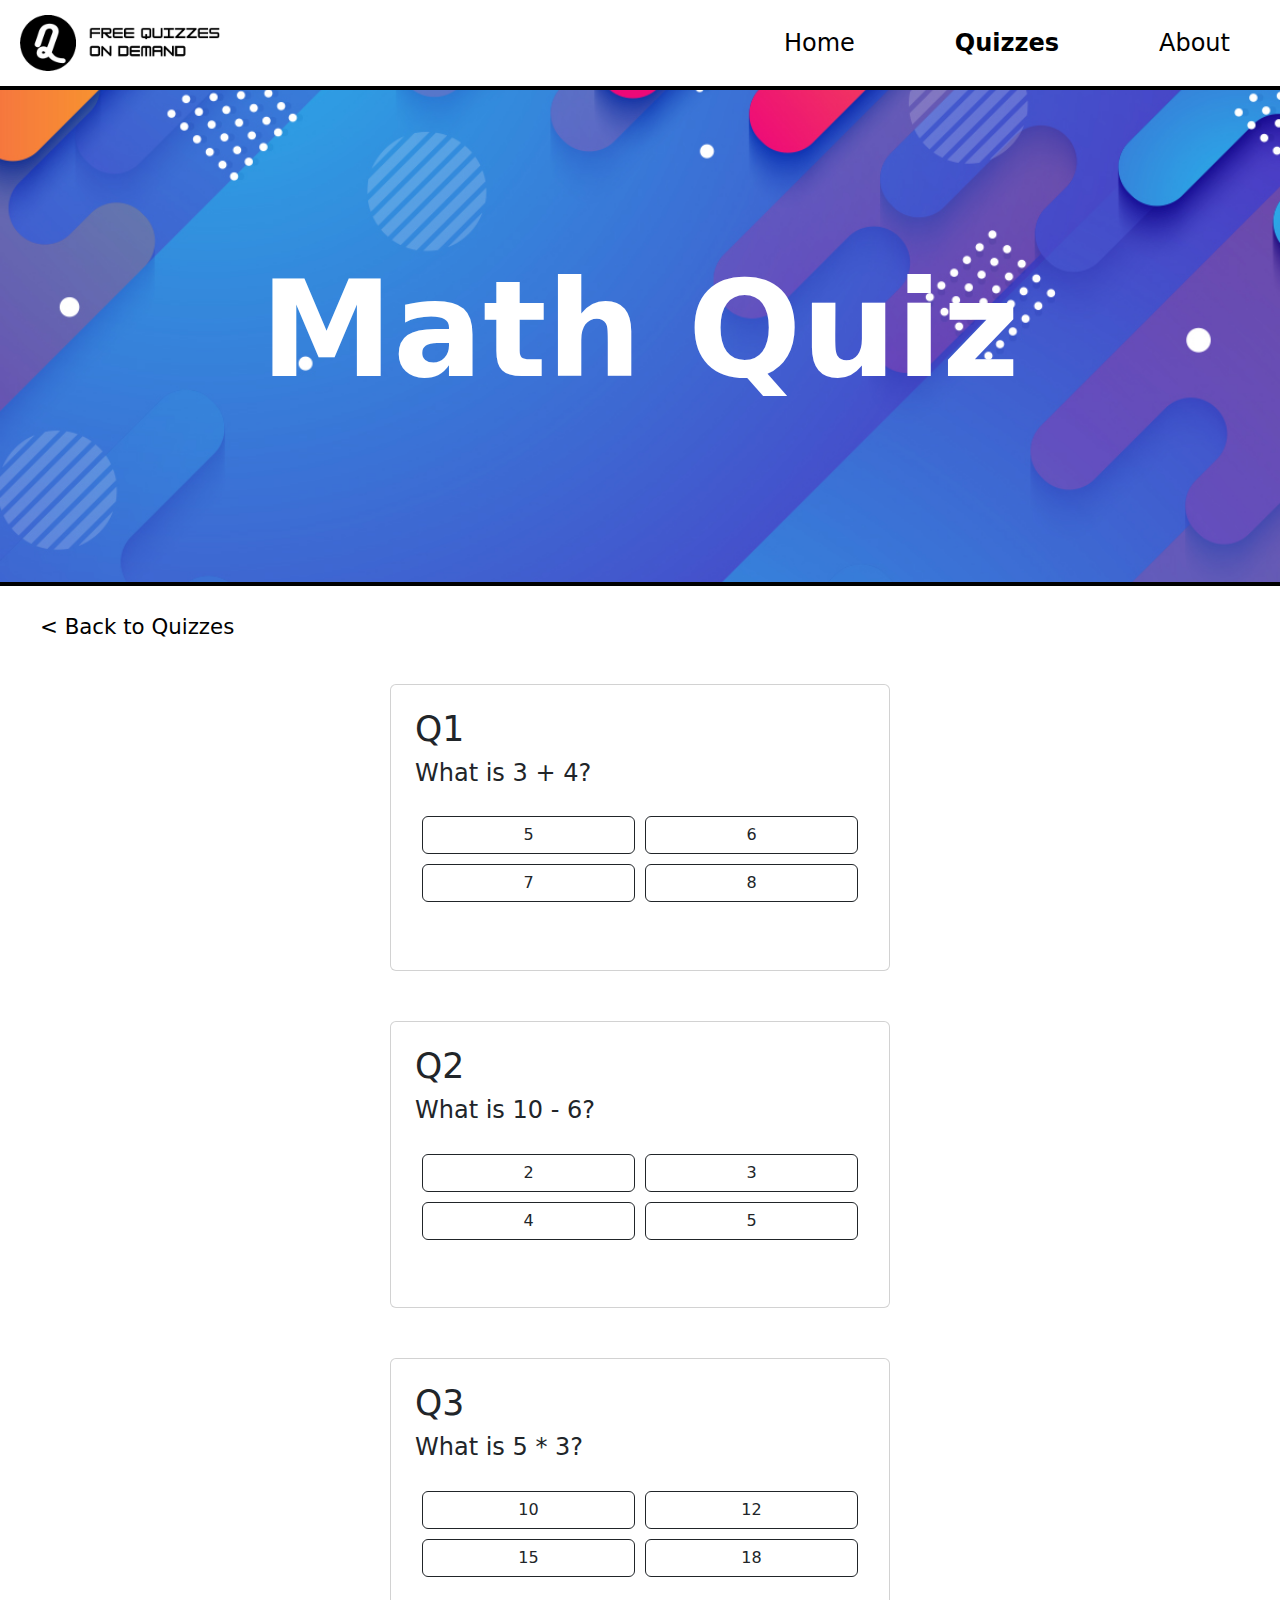
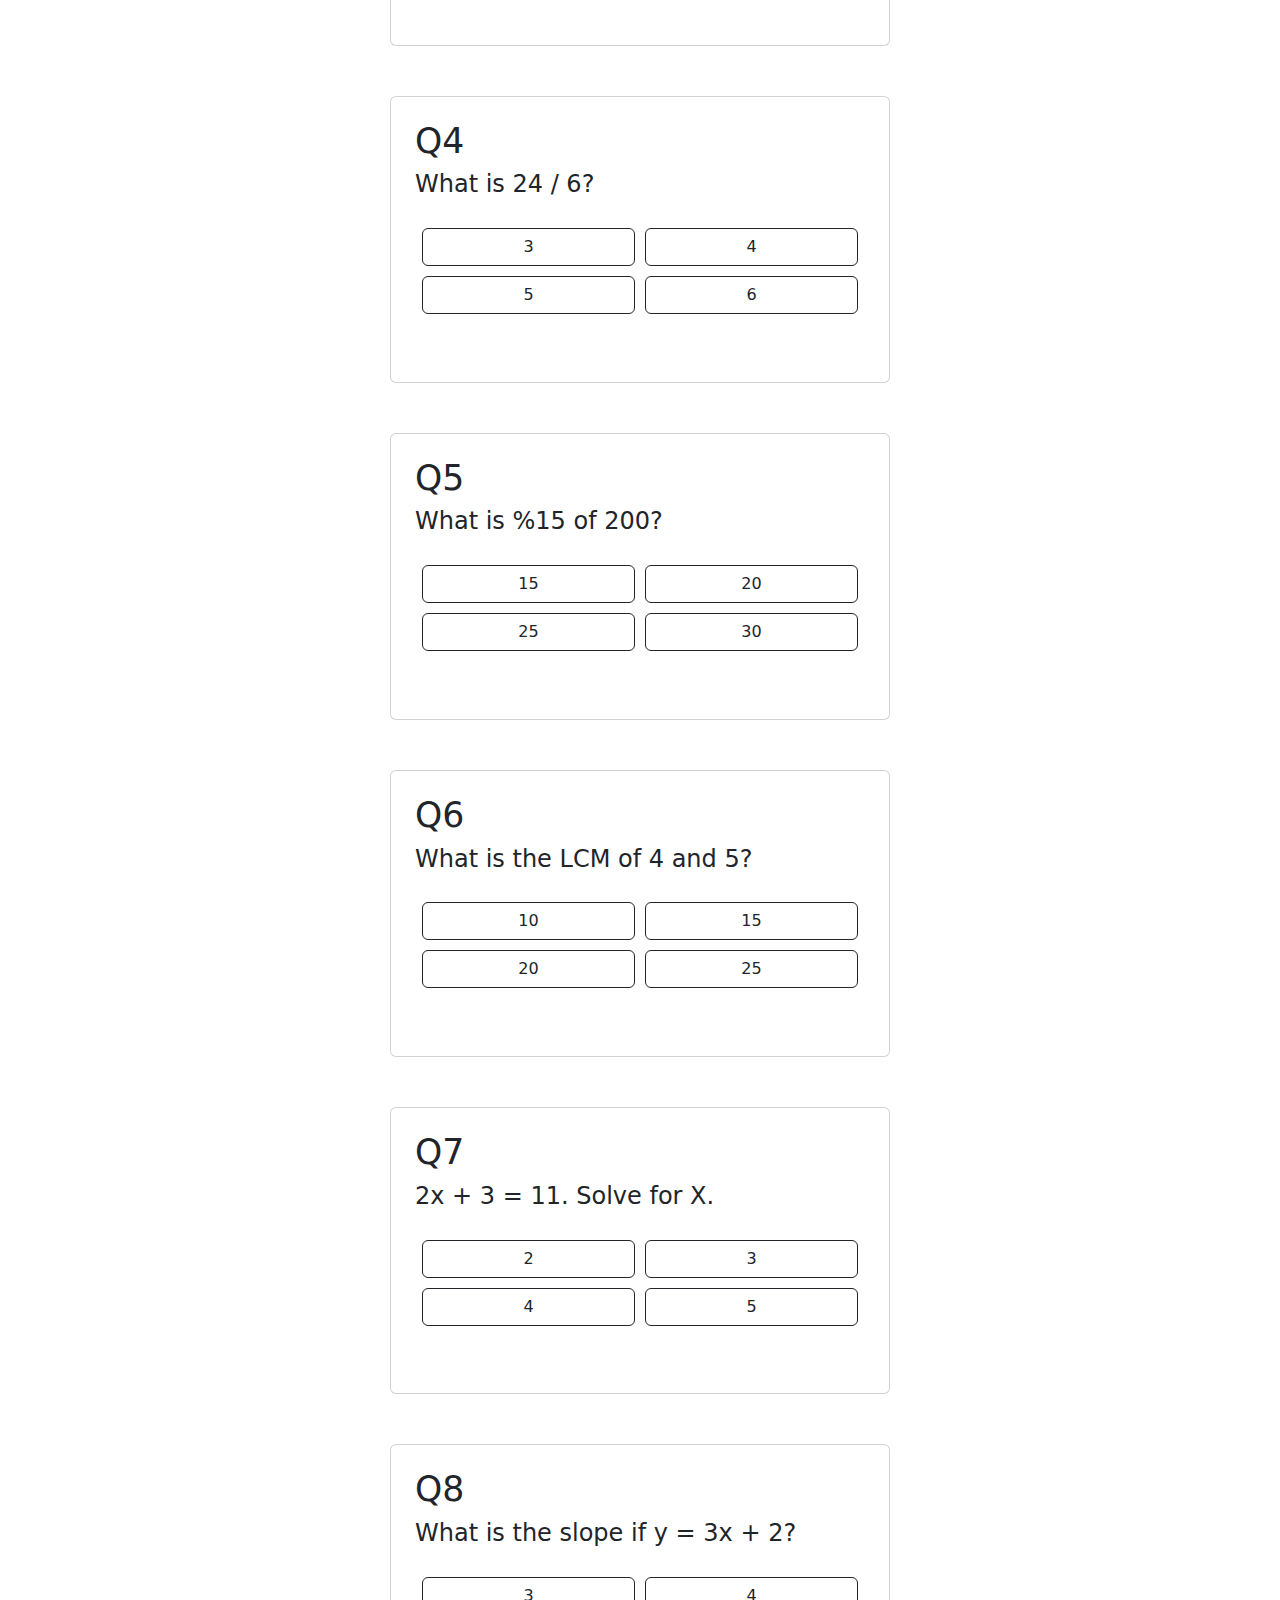
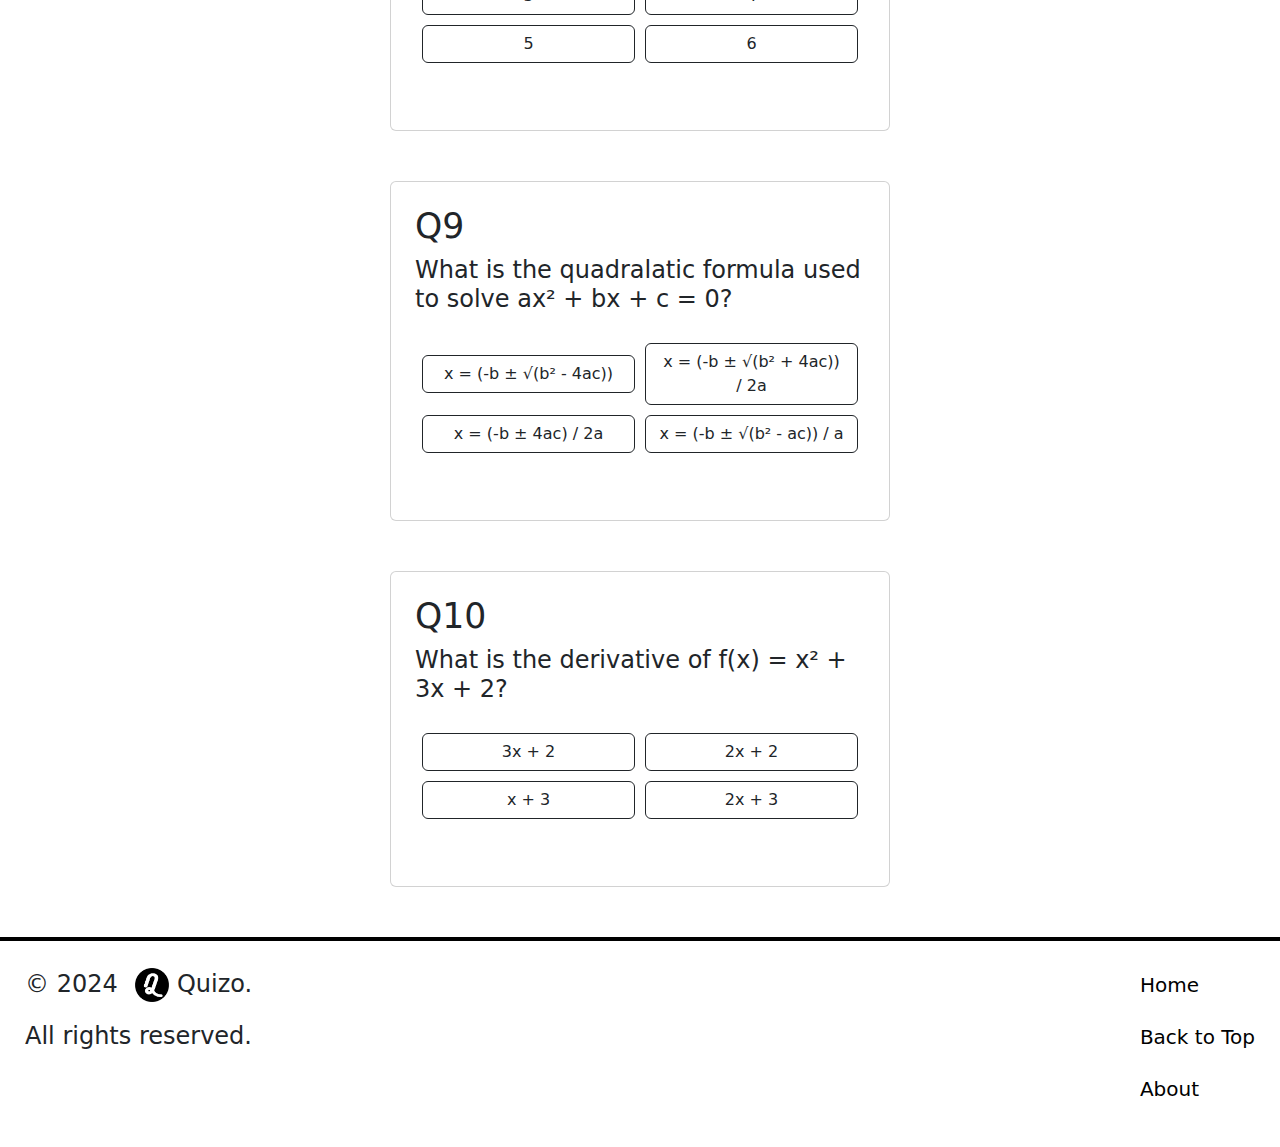
<file: public/quizes/math.html>
<!DOCTYPE html>
<html lang="en">
  <head>
    <meta charset="UTF-8">
    <meta name="viewport" content="width=device-width, initial-scale=1.0">
    <title>Quizo - Math Quiz</title>

    <link href="https://cdn.jsdelivr.net/npm/bootstrap@5.3.3/dist/css/bootstrap.min.css" rel="stylesheet" integrity="sha384-QWTKZyjpPEjISv5WaRU9OFeRpok6YctnYmDr5pNlyT2bRjXh0JMhjY6hW+ALEwIH" crossorigin="anonymous">
    <link rel="stylesheet" href="styles.css">
    <link rel="icon" href="../../images/QuizoLogo-Logo-removebg-preview.png">
  </head>

  <body>
    <nav>
      <div><img src="../../images/QuizoLogo-Text-removebg-preview.png" alt="Quizo Logo" class="logo"></div>
      <div>
        <a href="../../index.html">Home</a>
        <a class="seleced" href="../quizzes.html">Quizzes</a>
        <a href="../about.html">About</a>
      </div>
    </nav>

    <div class="placeholder"></div>
    <header>
      <div id="img">
        <h1><b>Math Quiz</b></h1>
      </div>
    </header>

    <main>
      <p><a href="../quizzes.html">&lt; Back to Quizzes</a></p>
      <div>
        <div class="card">
          <h2>Q1</h2>
          <h3>What is 3 + 4?</h3>
          <div class="container">
            <button class="q1 a col-6 btn btn-outline-dark">5</button>
            <button class="q1 b col-6 btn btn-outline-dark">6</button>
          </div>
          <div class="container">
            <button class="q1 c correct col-6 btn btn-outline-dark">7</button>
            <button class="q1 d col-6 btn btn-outline-dark">8</button>
          </div>
          <h4 class="q1">&nbsp;</h4>
        </div>

        <div class="card">
          <h2>Q2</h2>
          <h3>What is 10 - 6?</h3>
          <div class="container">
            <button class="q2 a col-6 btn btn-outline-dark">2</button>
            <button class="q2 b col-6 btn btn-outline-dark">3</button>
          </div>
          <div class="container">
            <button class="q2 c correct col-6 btn btn-outline-dark">4</button>
            <button class="q2 d col-6 btn btn-outline-dark">5</button>
          </div>
          <h4 class="q2">&nbsp;</h4>
        </div>

        <div class="card">
          <h2>Q3</h2>
          <h3>What is 5 * 3?</h3>
          <div class="container">
            <button class="q3 a col-6 btn btn-outline-dark">10</button>
            <button class="q3 b col-6 btn btn-outline-dark">12</button>
          </div>
          <div class="container">
            <button class="q3 c correct col-6 btn btn-outline-dark">15</button>
            <button class="q3 d col-6 btn btn-outline-dark">18</button>
          </div>
          <h4 class="q3">&nbsp;</h4>
        </div>

        <div class="card">
          <h2>Q4</h2>
          <h3>What is 24 / 6?</h3>
          <div class="container">
            <button class="q4 a col-6 btn btn-outline-dark">3</button>
            <button class="q4 b correct col-6 btn btn-outline-dark">4</button>
          </div>
          <div class="container">
            <button class="q4 c col-6 btn btn-outline-dark">5</button>
            <button class="q4 d col-6 btn btn-outline-dark">6</button>
          </div>
          <h4 class="q4">&nbsp;</h4>
        </div>

        <div class="card">
          <h2>Q5</h2>
          <h3>What is %15 of 200?</h3>
          <div class="container">
            <button class="q5 a col-6 btn btn-outline-dark">15</button>
            <button class="q5 b col-6 btn btn-outline-dark">20</button>
          </div>
          <div class="container">
            <button class="q5 c col-6 btn btn-outline-dark">25</button>
            <button class="q5 d correct col-6 btn btn-outline-dark">30</button>
          </div>
          <h4 class="q5">&nbsp;</h4>
        </div>

        <div class="card">
          <h2>Q6</h2>
          <h3>What is the LCM of 4 and 5?</h3>
          <div class="container">
            <button class="q6 a col-6 btn btn-outline-dark">10</button>
            <button class="q6 b col-6 btn btn-outline-dark">15</button>
          </div>
          <div class="container">
            <button class="q6 c correct col-6 btn btn-outline-dark">20</button>
            <button class="q6 d col-6 btn btn-outline-dark">25</button>
          </div>
          <h4 class="q6">&nbsp;</h4>
        </div>

        <div class="card">
          <h2>Q7</h2>
          <h3>2x + 3 = 11. Solve for X.</h3>
          <div class="container">
            <button class="q7 a col-6 btn btn-outline-dark">2</button>
            <button class="q7 b col-6 btn btn-outline-dark">3</button>
          </div>
          <div class="container">
            <button class="q7 c correct col-6 btn btn-outline-dark">4</button>
            <button class="q7 d col-6 btn btn-outline-dark">5</button>
          </div>
          <h4 class="q7">&nbsp;</h4>
        </div>

        <div class="card">
          <h2>Q8</h2>
          <h3>What is the slope if y = 3x + 2?</h3>
          <div class="container">
            <button class="q8 a correct col-6 btn btn-outline-dark">3</button>
            <button class="q8 b col-6 btn btn-outline-dark">4</button>
          </div>
          <div class="container">
            <button class="q8 c col-6 btn btn-outline-dark">5</button>
            <button class="q8 d col-6 btn btn-outline-dark">6</button>
          </div>
          <h4 class="q8">&nbsp;</h4>
        </div>

        <div class="card">
          <h2>Q9</h2>
          <h3>What is the quadralatic formula used to solve ax² + bx + c = 0?</h3>
          <div class="container">
            <button class="q9 a correct col-6 btn btn-outline-dark">x = (-b ± √(b² - 4ac))</button>
            <button class="q9 b col-6 btn btn-outline-dark">x = (-b ± √(b² + 4ac)) / 2a</button>
          </div>
          <div class="container">
            <button class="q9 c col-6 btn btn-outline-dark">x = (-b ± 4ac) / 2a</button>
            <button class="q9 d col-6 btn btn-outline-dark">x = (-b ± √(b² - ac)) / a</button>
          </div>
          <h4 class="q9">&nbsp;</h4>
        </div>

        <div class="card">
          <h2>Q10</h2>
          <h3>What is the derivative of f(x) = x² + 3x + 2?</h3>
          <div class="container">
            <button class="q10 a col-6 btn btn-outline-dark">3x + 2</button>
            <button class="q10 b col-6 btn btn-outline-dark">2x + 2</button>
          </div>
          <div class="container">
            <button class="q10 c col-6 btn btn-outline-dark">x + 3</button>
            <button class="q10 d correct col-6 btn btn-outline-dark">2x + 3</button>
          </div>
          <h4 class="q10">&nbsp;</h4>
        </div>
      </div>
    </main>

    <footer>
      <div>
        <p>© 2024 <img src="../../images/QuizoLogo-Logo-removebg-preview.png" alt="Quizo Logo"> Quizo.</p>
        <p>All rights reserved.</p>
      </div>
      <div>
        <p><a href="../../index.html">Home</a></p>
        <p><a href="#">Back to Top</a></p>
        <p><a href="../about.html">About</a></p>
      </div>
    </footer>

    <script src="https://ajax.googleapis.com/ajax/libs/jquery/3.7.1/jquery.min.js"></script>
    <script src="script.js"></script>
  </body>
</html>

<!-- Completed in 25 minutes -->
</file>
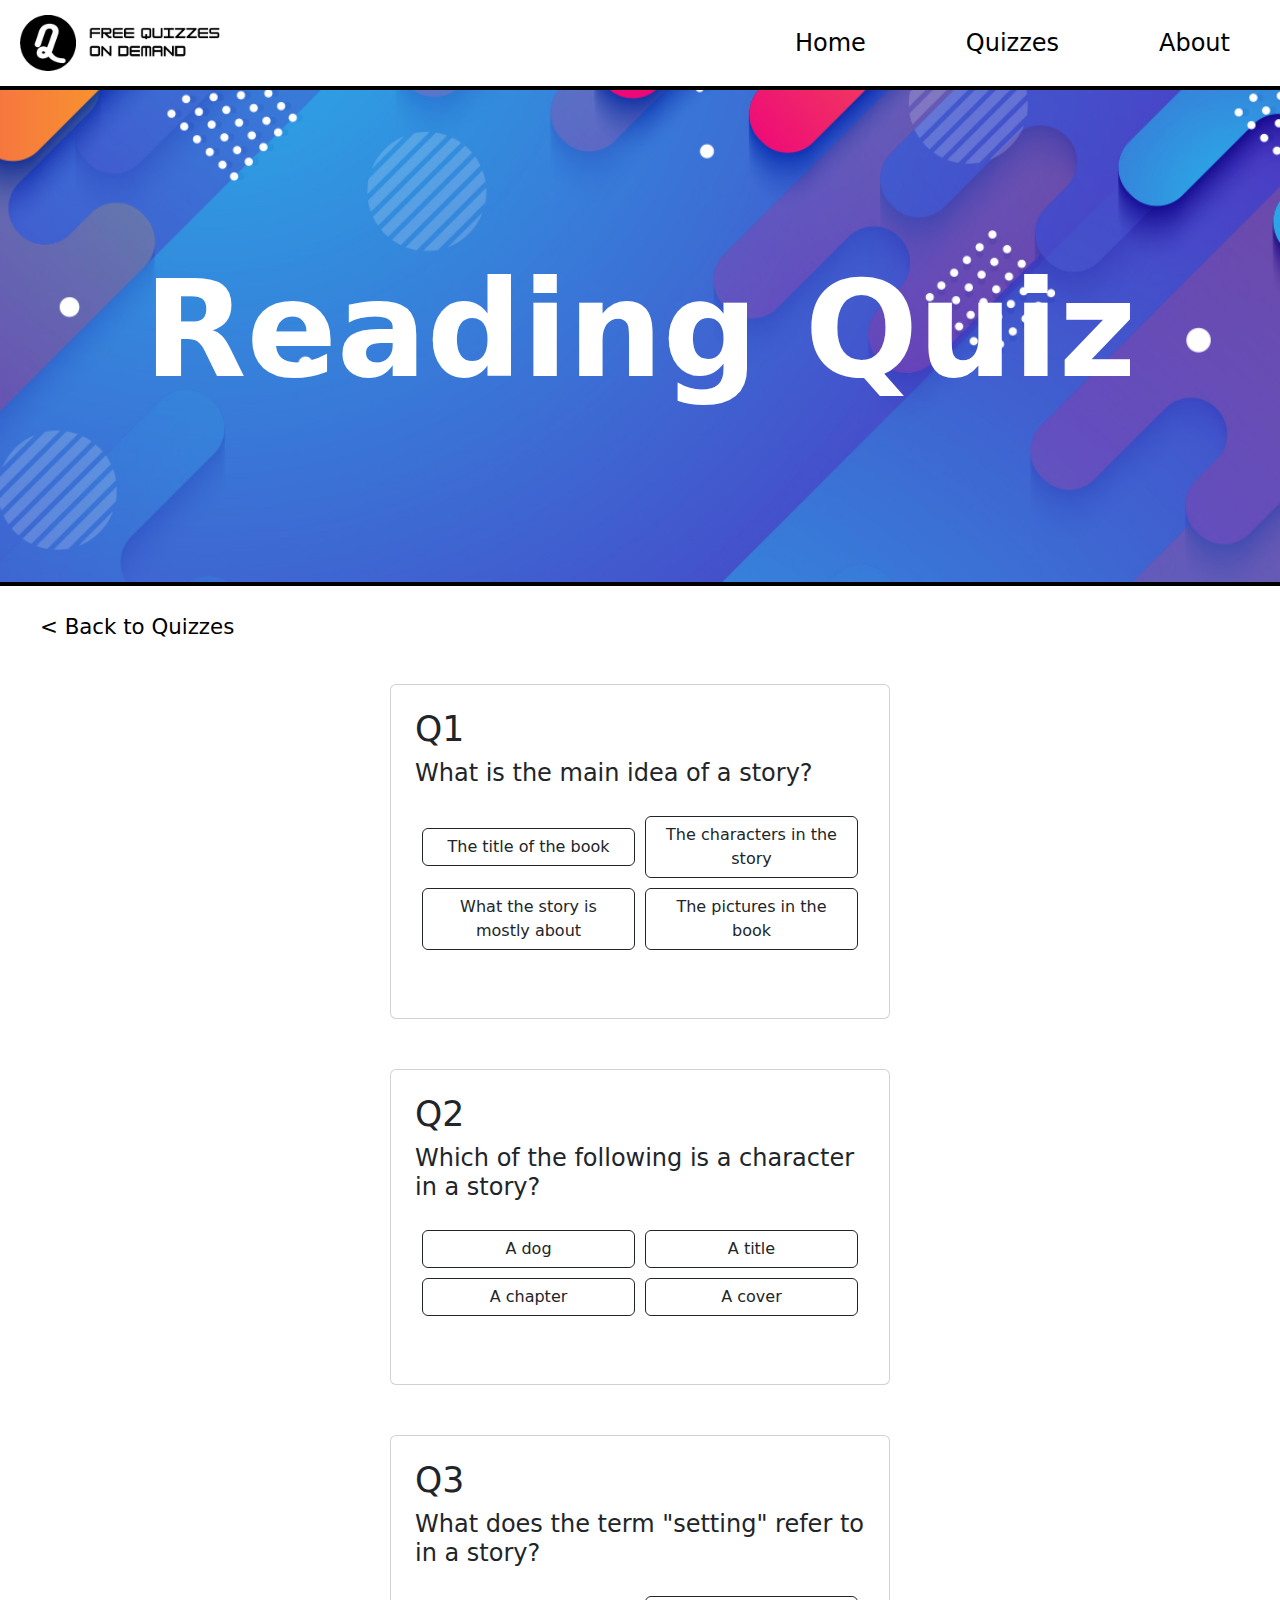
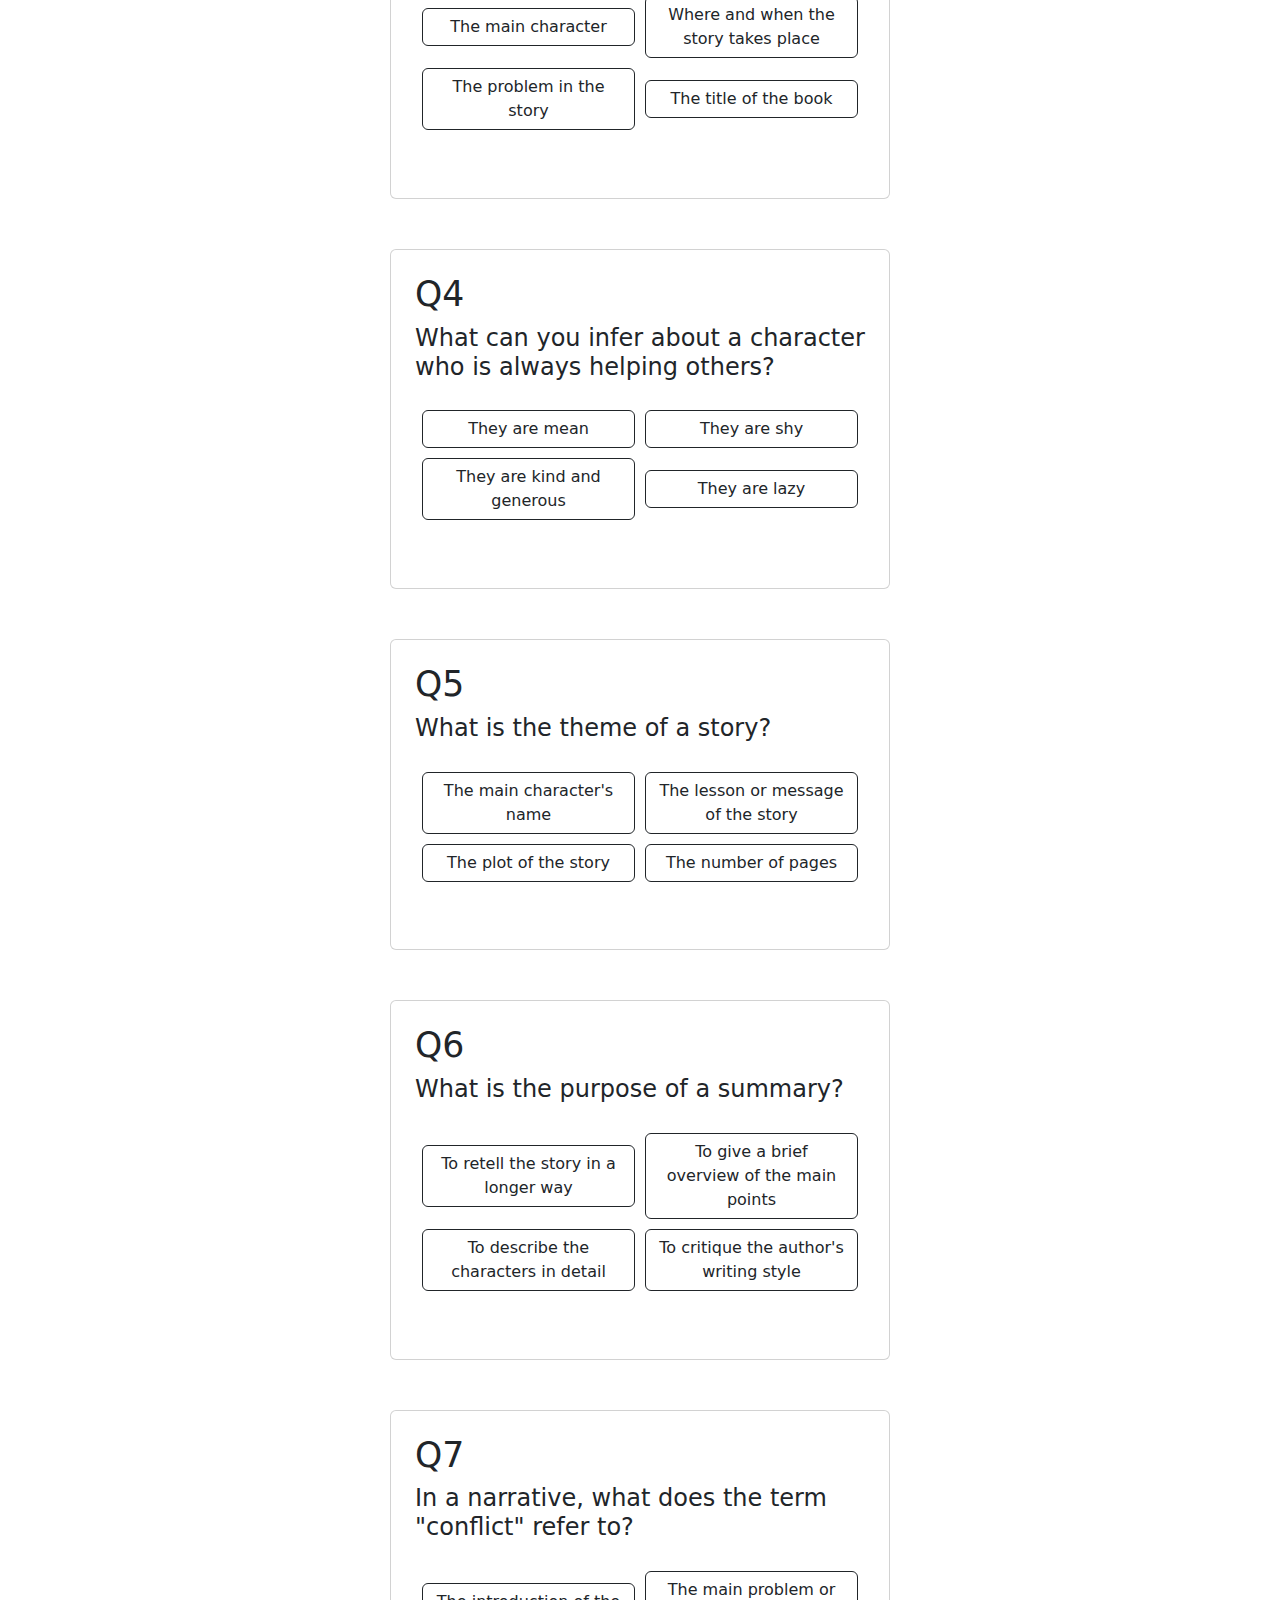
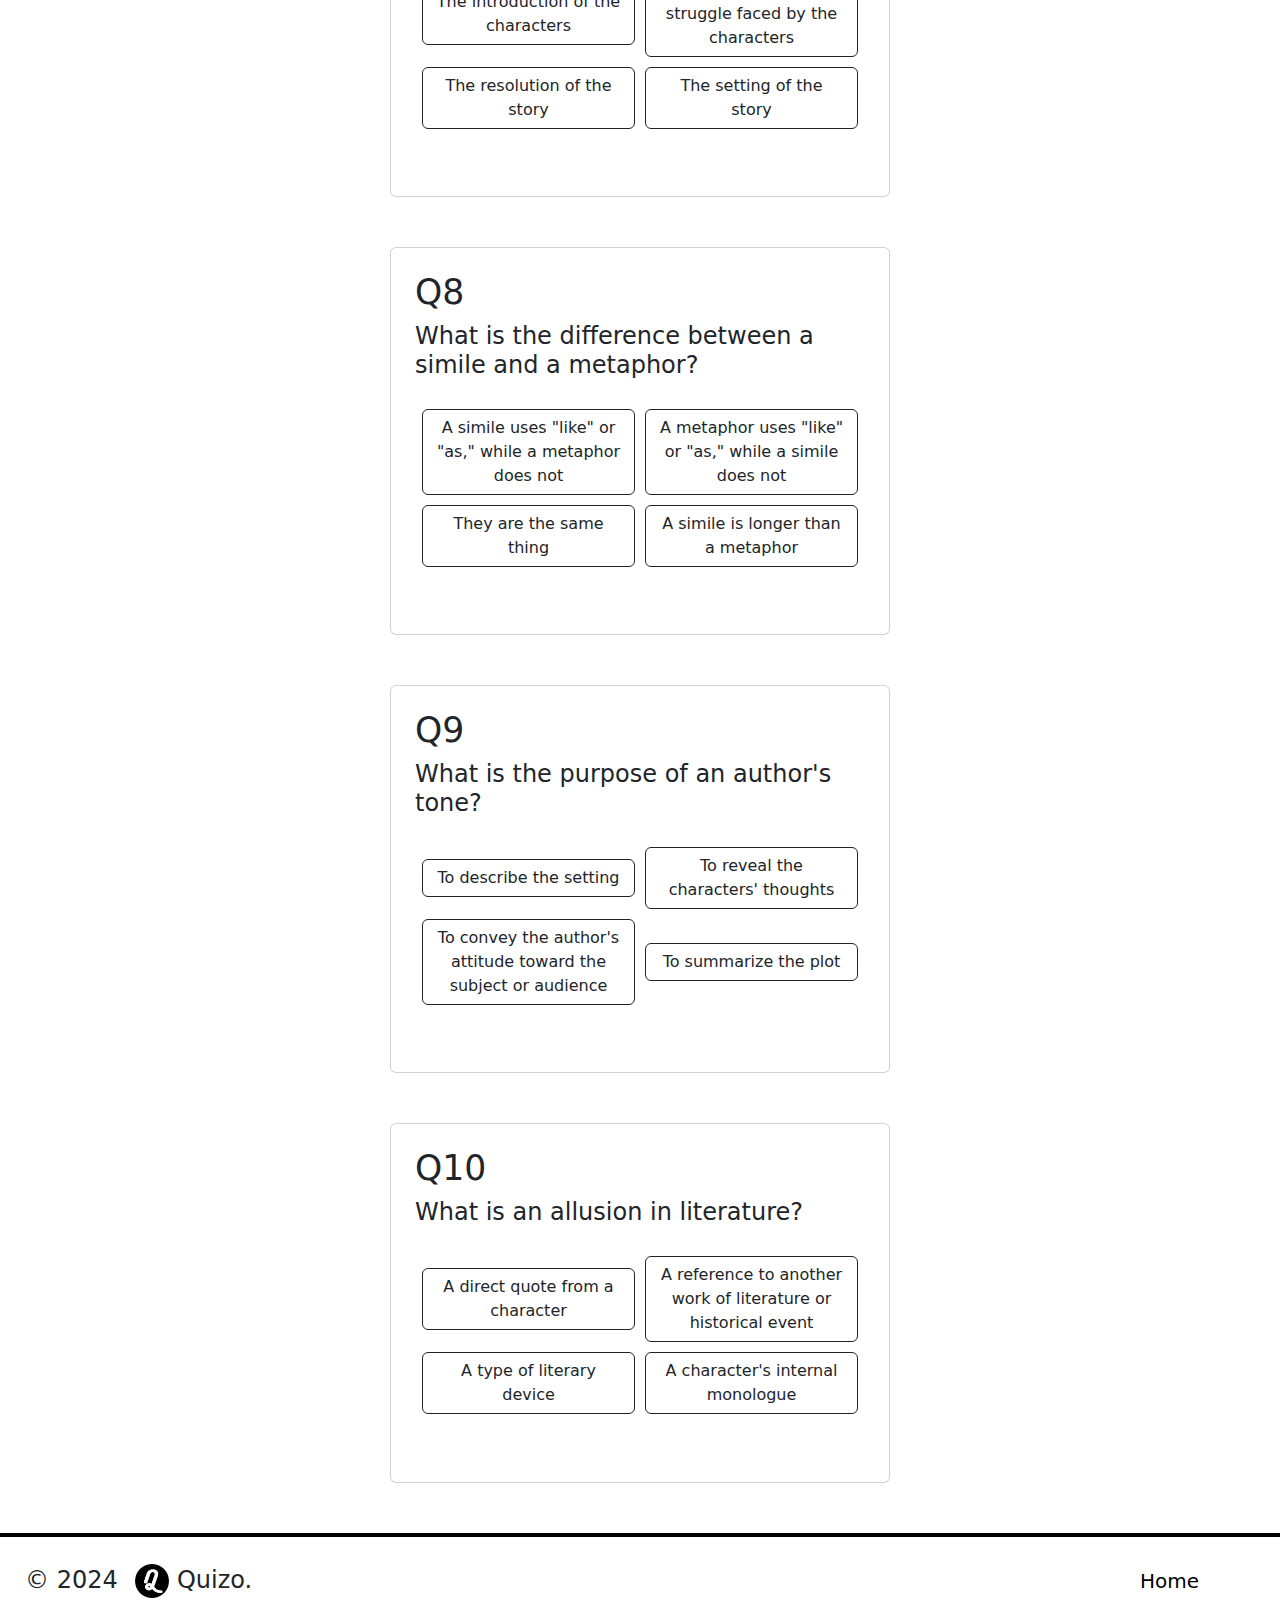
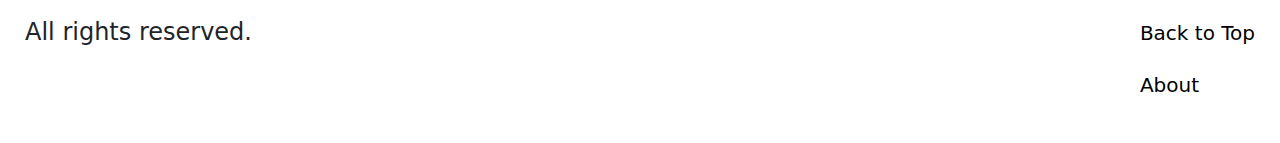
<file: public/quizes/reading.html>
<!DOCTYPE html>
<html lang="en">
  <head>
    <meta charset="UTF-8">
    <meta name="viewport" content="width=device-width, initial-scale=1.0">
    <title>Quizo - Literature Quiz</title>

    <link href="https://cdn.jsdelivr.net/npm/bootstrap@5.3.3/dist/css/bootstrap.min.css" rel="stylesheet" integrity="sha384-QWTKZyjpPEjISv5WaRU9OFeRpok6YctnYmDr5pNlyT2bRjXh0JMhjY6hW+ALEwIH" crossorigin="anonymous">
    <link rel="stylesheet" href="styles.css">
    <link rel="icon" href="../../images/QuizoLogo-Logo-removebg-preview.png">
  </head>

  <body>
    <nav>
      <div><img src="../../images/QuizoLogo-Text-removebg-preview.png" alt="Quizo Logo" class="logo"></div>
      <div>
        <a href="../../index.html">Home</a>
        <a class="selected" href="../quizzes.html">Quizzes</a>
        <a href="../about.html">About</a>
      </div>
    </nav>

    <div class="placeholder"></div>
    <header>
      <div id="img">
        <h1><b>Reading Quiz</b></h1>
      </div>
    </header>

    <main>
      <p><a href="../quizzes.html">&lt; Back to Quizzes</a></p>
      <div>
        <div class="card">
          <h2>Q1</h2>
          <h3>What is the main idea of a story?</h3>
          <div class="container">
            <button class="q1 a col-6 btn btn-outline-dark">The title of the book</button>
            <button class="q1 b col-6 btn btn-outline-dark">The characters in the story</button>
          </div>
          <div class="container">
            <button class="q1 c correct col-6 btn btn-outline-dark">What the story is mostly about</button>
            <button class="q1 d col-6 btn btn-outline-dark">The pictures in the book</button>
          </div>
          <h4 class="q1">&nbsp;</h4>
        </div>

        <div class="card">
          <h2>Q2</h2>
          <h3>Which of the following is a character in a story?</h3>
          <div class="container">
            <button class="q2 a correct col-6 btn btn-outline-dark">A dog</button>
            <button class="q2 b col-6 btn btn-outline-dark">A title</button>
          </div>
          <div class="container">
            <button class="q2 c col-6 btn btn-outline-dark">A chapter</button>
            <button class="q2 d col-6 btn btn-outline-dark">A cover</button>
          </div>
          <h4 class="q2">&nbsp;</h4>
        </div>

        <div class="card">
          <h2>Q3</h2>
          <h3>What does the term "setting" refer to in a story?</h3>
          <div class="container">
            <button class="q3 a col-6 btn btn-outline-dark">The main character</button>
            <button class="q3 b correct col-6 btn btn-outline-dark">Where and when the story takes place</button>
          </div>
          <div class="container">
            <button class="q3 c col-6 btn btn-outline-dark">The problem in the story</button>
            <button class="q3 d col-6 btn btn-outline-dark">The title of the book</button>
          </div>
          <h4 class="q3">&nbsp;</h4>
        </div>

        <div class="card">
          <h2>Q4</h2>
          <h3>What can you infer about a character who is always helping others?</h3>
          <div class="container">
            <button class="q4 a col-6 btn btn-outline-dark">They are mean</button>
            <button class="q4 b col-6 btn btn-outline-dark">They are shy</button>
          </div>
          <div class="container">
            <button class="q4 c correct col-6 btn btn-outline-dark">They are kind and generous</button>
            <button class="q4 d col-6 btn btn-outline-dark">They are lazy</button>
          </div>
          <h4 class="q4">&nbsp;</h4>
        </div>

        <div class="card">
          <h2>Q5</h2>
          <h3>What is the theme of a story?</h3>
          <div class="container">
            <button class="q5 a col-6 btn btn-outline-dark">The main character's name</button>
            <button class="q5 b correct col-6 btn btn-outline-dark">The lesson or message of the story</button>
          </div>
          <div class="container">
            <button class="q5 c col-6 btn btn-outline-dark">The plot of the story</button>
            <button class="q5 d col-6 btn btn-outline-dark">The number of pages</button>
          </div>
          <h4 class="q5">&nbsp;</h4>
        </div>

        <div class="card">
          <h2>Q6</h2>
          <h3>What is the purpose of a summary?</h3>
          <div class="container">
            <button class="q6 a col-6 btn btn-outline-dark">To retell the story in a longer way</button>
            <button class="q6 b correct col-6 btn btn-outline-dark">To give a brief overview of the main points</button>
          </div>
          <div class="container">
            <button class="q6 c col-6 btn btn-outline-dark">To describe the characters in detail</button>
            <button class="q6 d col-6 btn btn-outline-dark">To critique the author's writing style</button>
          </div>
          <h4 class="q6">&nbsp;</h4>
        </div>

        <div class="card">
          <h2>Q7</h2>
          <h3>In a narrative, what does the term "conflict" refer to?</h3>
          <div class="container">
            <button class="q7 a col-6 btn btn-outline-dark">The introduction of the characters</button>
            <button class="q7 b correct col-6 btn btn-outline-dark">The main problem or struggle faced by the characters</button>
          </div>
          <div class="container">
            <button class="q7 c col-6 btn btn-outline-dark">The resolution of the story</button>
            <button class="q7 d col-6 btn btn-outline-dark">The setting of the story</button>
          </div>
          <h4 class="q7">&nbsp;</h4>
        </div>

        <div class="card">
          <h2>Q8</h2>
          <h3>What is the difference between a simile and a metaphor?</h3>
          <div class="container">
            <button class="q8 a correct col-6 btn btn-outline-dark">A simile uses "like" or "as," while a metaphor does not</button>
            <button class="q8 b col-6 btn btn-outline-dark">A metaphor uses "like" or "as," while a simile does not</button>
          </div>
          <div class="container">
            <button class="q8 c col-6 btn btn-outline-dark">They are the same thing</button>
            <button class="q8 d col-6 btn btn-outline-dark">A simile is longer than a metaphor</button>
          </div>
          <h4 class="q8">&nbsp;</h4>
        </div>

        <div class="card">
          <h2>Q9</h2>
          <h3>What is the purpose of an author's tone?</h3>
          <div class="container">
            <button class="q9 a col-6 btn btn-outline-dark">To describe the setting</button>
            <button class="q9 b col-6 btn btn-outline-dark">To reveal the characters' thoughts</button>
          </div>
          <div class="container">
            <button class="q9 c correct col-6 btn btn-outline-dark">To convey the author's attitude toward the subject or audience</button>
            <button class="q9 d col-6 btn btn-outline-dark">To summarize the plot</button>
          </div>
          <h4 class="q9">&nbsp;</h4>
        </div>

        <div class="card">
          <h2>Q10</h2>
          <h3>What is an allusion in literature?</h3>
          <div class="container">
            <button class="q10 a col-6 btn btn-outline-dark">A direct quote from a character</button>
            <button class="q10 b correct col-6 btn btn-outline-dark">A reference to another work of literature or historical event</button>
          </div>
          <div class="container">
            <button class="q10 c col-6 btn btn-outline-dark">A type of literary device</button>
            <button class="q10 d col-6 btn btn-outline-dark">A character's internal monologue</button>
          </div>
          <h4 class="q10">&nbsp;</h4>
        </div>
      </div>
    </main>

    <footer>
      <div>
        <p>© 2024 <img src="../../images/QuizoLogo-Logo-removebg-preview.png" alt="Quizo Logo"> Quizo.</p>
        <p>All rights reserved.</p>
      </div>
      <div>
        <p><a href="../../index.html">Home</a></p>
        <p><a href="#">Back to Top</a></p>
        <p><a href="../about.html">About</a></p>
      </div>
    </footer>

    <script src="https://ajax.googleapis.com/ajax/libs/jquery/3.7.1/jquery.min.js"></script>
    <script src="script.js"></script>
  </body>
</html>

<!-- Completed in 5 minutes -->
</file>
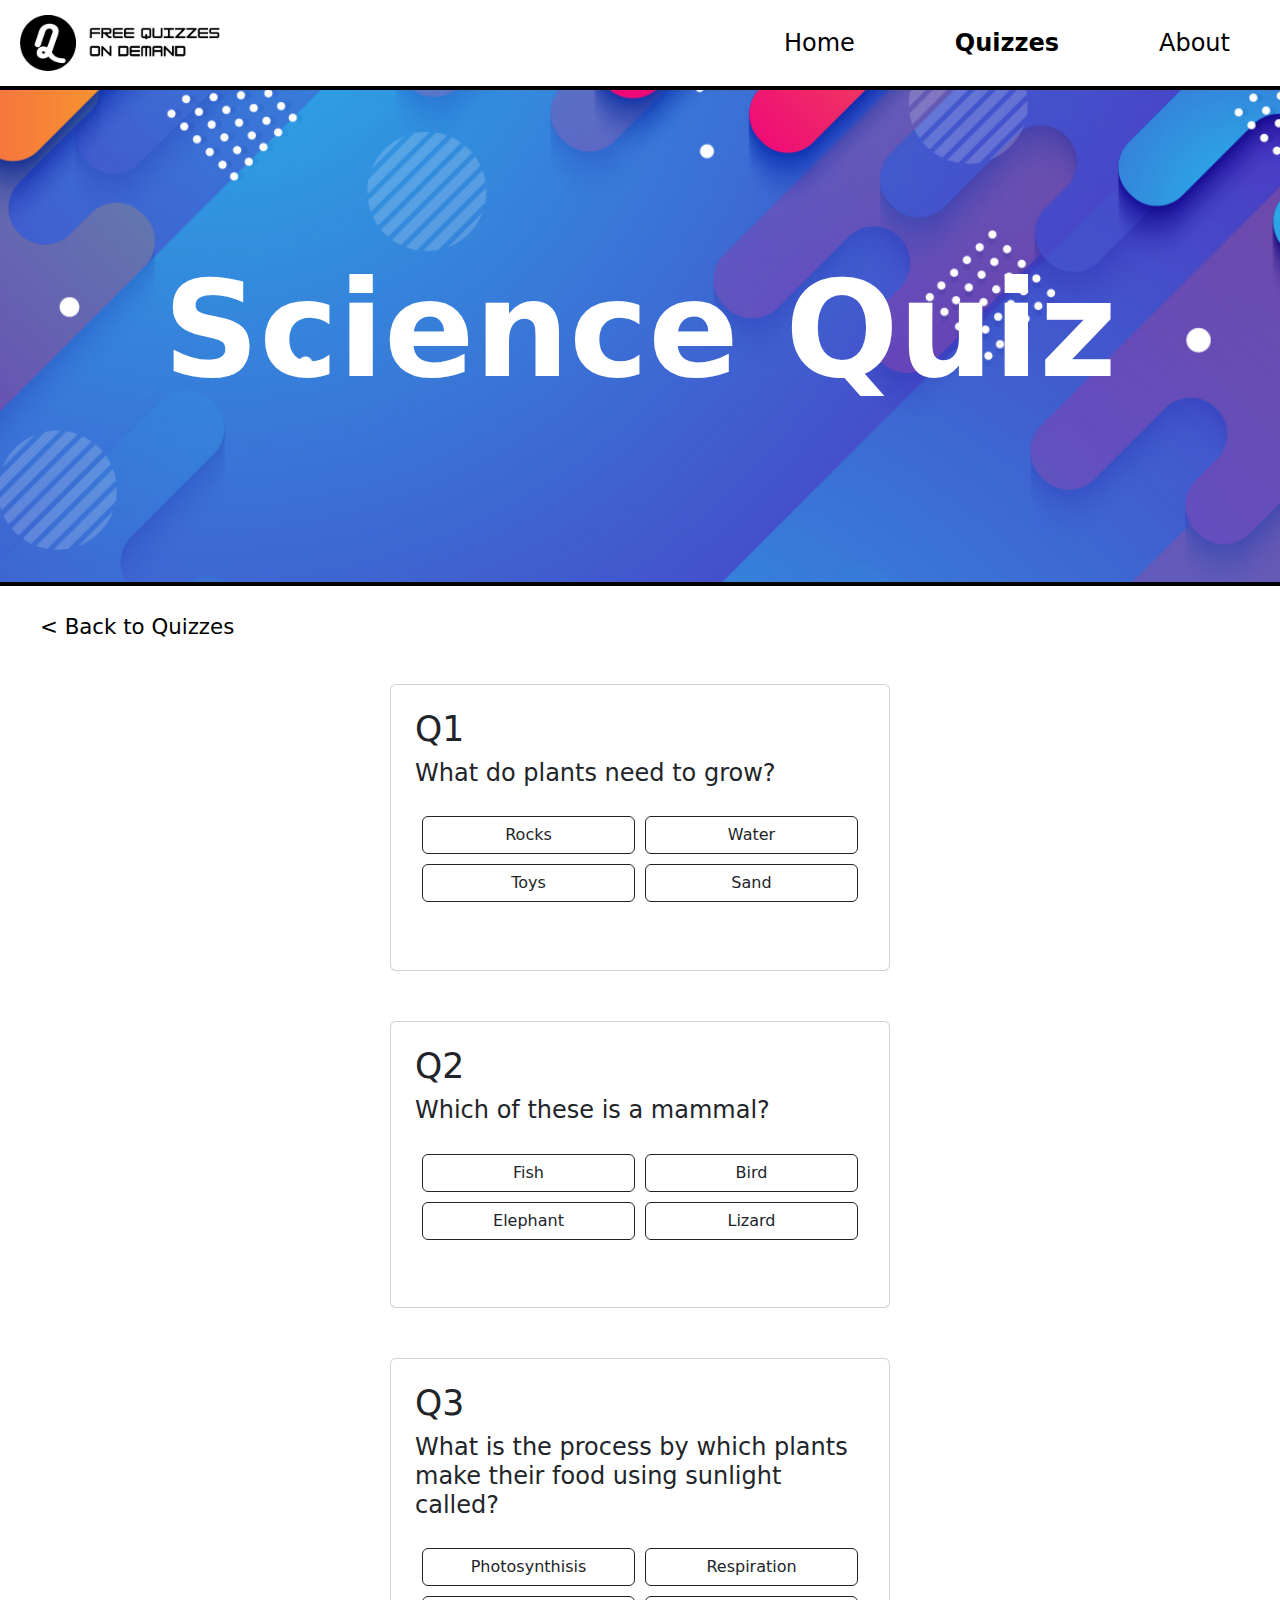
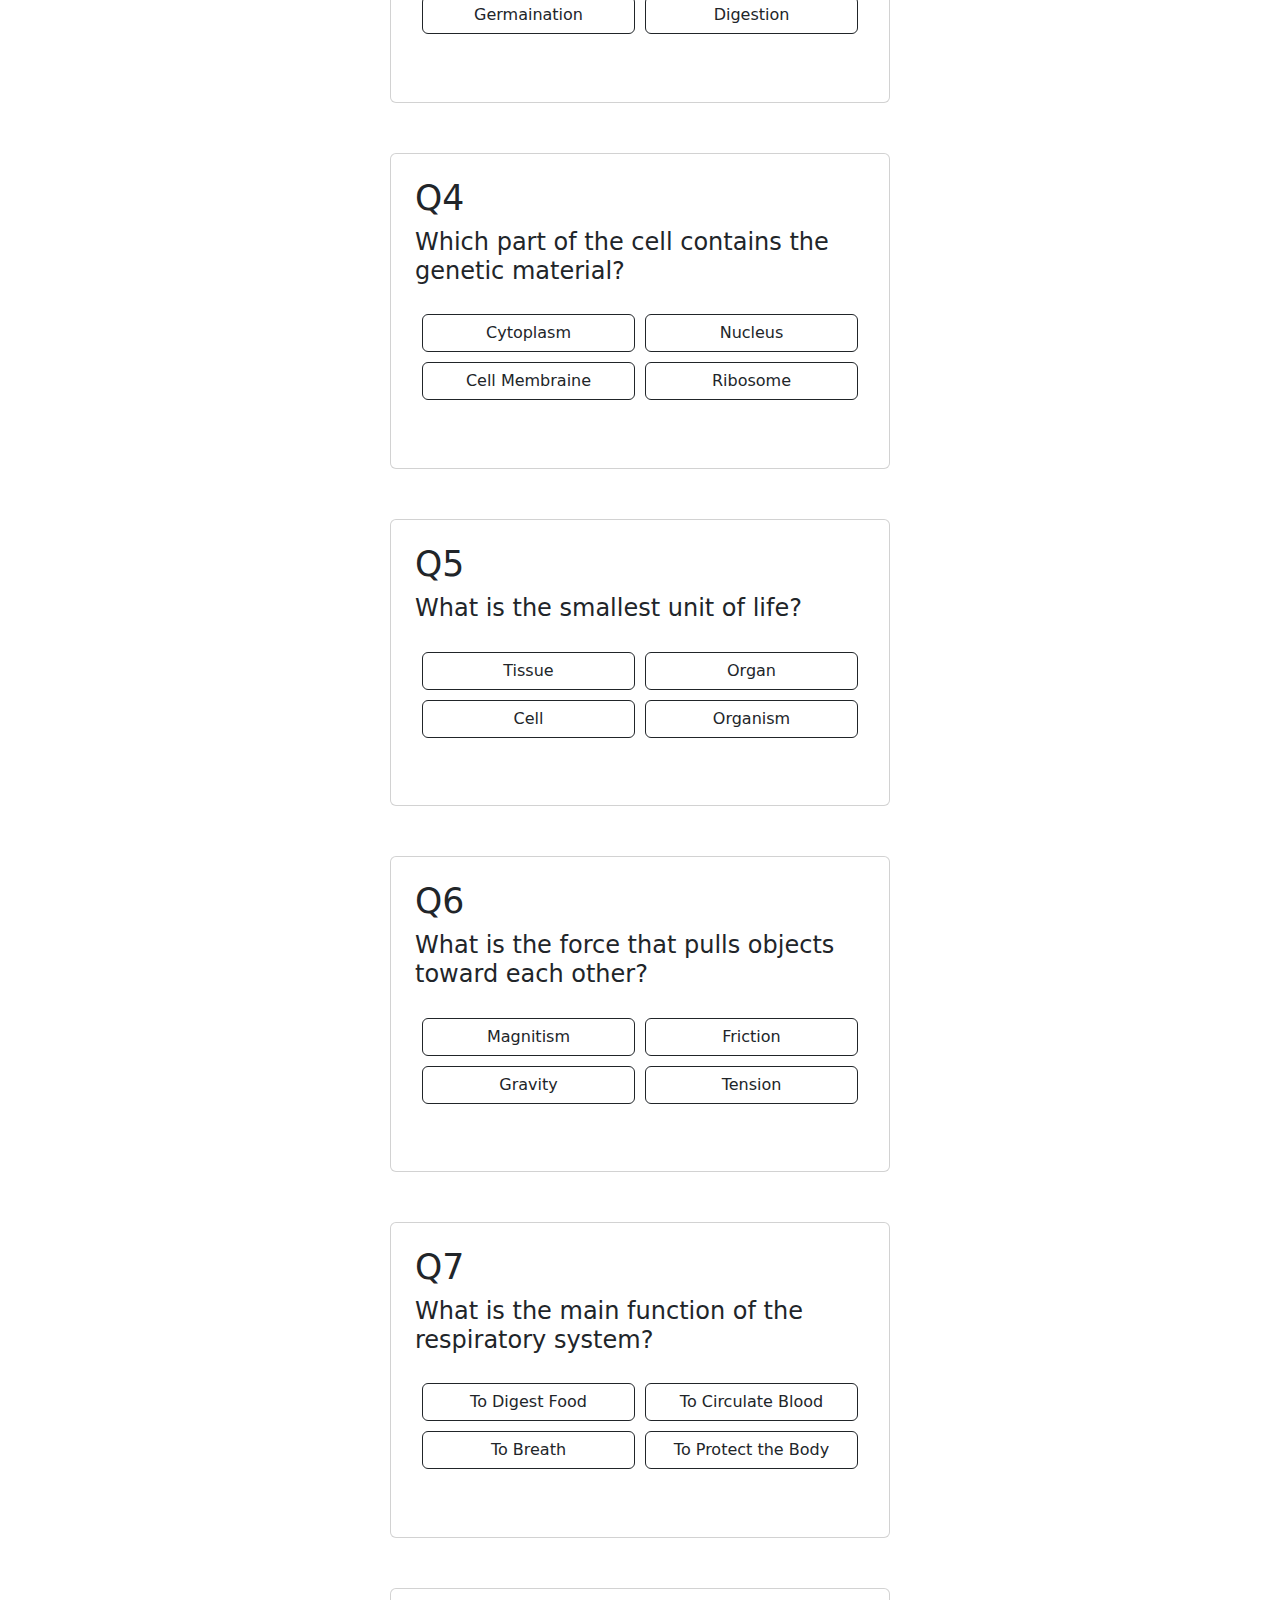
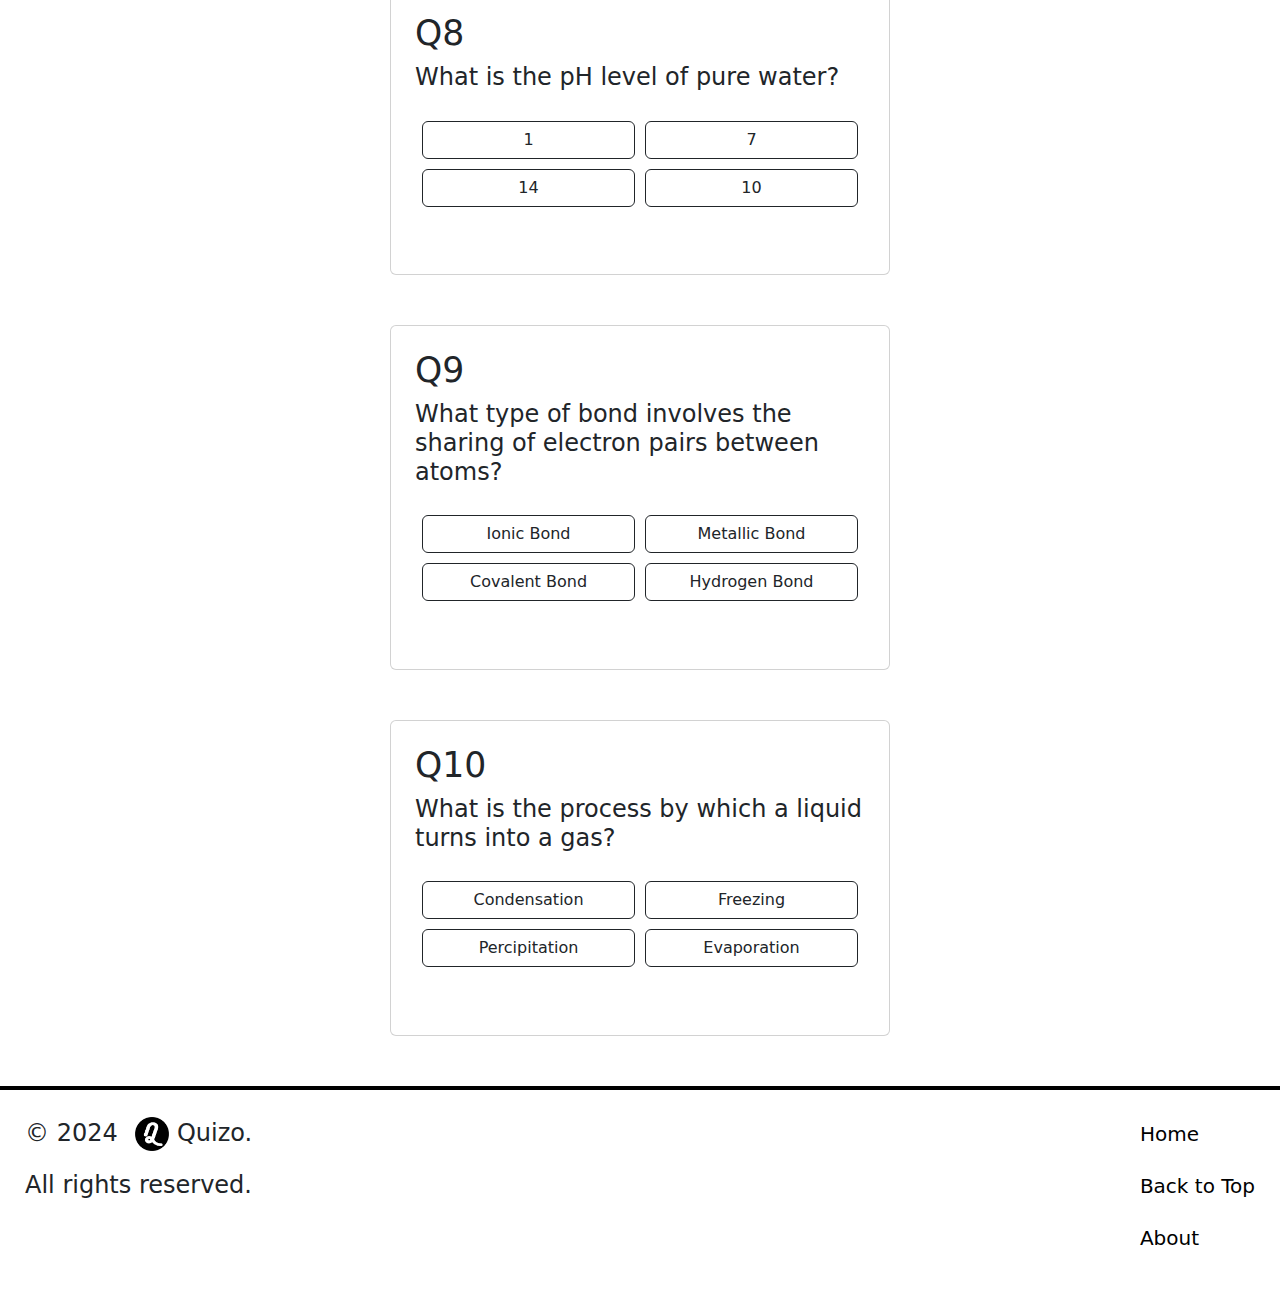
<file: public/quizes/science.html>
<!DOCTYPE html>
<html lang="en">
  <head>
    <meta charset="UTF-8">
    <meta name="viewport" content="width=device-width, initial-scale=1.0">
    <title>Quizo - Science Quiz</title>

    <link href="https://cdn.jsdelivr.net/npm/bootstrap@5.3.3/dist/css/bootstrap.min.css" rel="stylesheet" integrity="sha384-QWTKZyjpPEjISv5WaRU9OFeRpok6YctnYmDr5pNlyT2bRjXh0JMhjY6hW+ALEwIH" crossorigin="anonymous">
    <link rel="stylesheet" href="styles.css">
    <link rel="icon" href="../../images/QuizoLogo-Logo-removebg-preview.png">
  </head>

  <body>
    <nav>
      <div><img src="../../images/QuizoLogo-Text-removebg-preview.png" alt="Quizo Logo" class="logo"></div>
      <div>
        <a href="../../index.html">Home</a>
        <a class="seleced" href="../quizzes.html">Quizzes</a>
        <a href="../about.html">About</a>
      </div>
    </nav>

    <div class="placeholder"></div>
    <header>
      <div id="img">
        <h1><b>Science Quiz</b></h1>
      </div>
    </header>

    <main>
      <p><a href="../quizzes.html">&lt; Back to Quizzes</a></p>
      <div>
        <div class="card">
          <h2>Q1</h2>
          <h3>What do plants need to grow?</h3>
          <div class="container">
            <button class="q1 a col-6 btn btn-outline-dark">Rocks</button>
            <button class="q1 b correct col-6 btn btn-outline-dark">Water</button>
          </div>
          <div class="container">
            <button class="q1 c col-6 btn btn-outline-dark">Toys</button>
            <button class="q1 d col-6 btn btn-outline-dark">Sand</button>
          </div>
          <h4 class="q1">&nbsp;</h4>
        </div>

        <div class="card">
          <h2>Q2</h2>
          <h3>Which of these is a mammal?</h3>
          <div class="container">
            <button class="q2 a col-6 btn btn-outline-dark">Fish</button>
            <button class="q2 b col-6 btn btn-outline-dark">Bird</button>
          </div>
          <div class="container">
            <button class="q2 c correct col-6 btn btn-outline-dark">Elephant</button>
            <button class="q2 d col-6 btn btn-outline-dark">Lizard</button>
          </div>
          <h4 class="q2">&nbsp;</h4>
        </div>

        <div class="card">
          <h2>Q3</h2>
          <h3>What is the process by which plants make their food using sunlight called?</h3>
          <div class="container">
            <button class="q3 a correct col-6 btn btn-outline-dark">Photosynthisis</button>
            <button class="q3 b col-6 btn btn-outline-dark">Respiration</button>
          </div>
          <div class="container">
            <button class="q3 c col-6 btn btn-outline-dark">Germaination</button>
            <button class="q3 d col-6 btn btn-outline-dark">Digestion</button>
          </div>
          <h4 class="q3">&nbsp;</h4>
        </div>

        <div class="card">
          <h2>Q4</h2>
          <h3>Which part of the cell contains the genetic material?</h3>
          <div class="container">
            <button class="q4 a col-6 btn btn-outline-dark">Cytoplasm</button>
            <button class="q4 b correct col-6 btn btn-outline-dark">Nucleus</button>
          </div>
          <div class="container">
            <button class="q4 c col-6 btn btn-outline-dark">Cell Membraine</button>
            <button class="q4 d col-6 btn btn-outline-dark">Ribosome</button>
          </div>
          <h4 class="q4">&nbsp;</h4>
        </div>

        <div class="card">
          <h2>Q5</h2>
          <h3>What is the smallest unit of life?</h3>
          <div class="container">
            <button class="q5 a col-6 btn btn-outline-dark">Tissue</button>
            <button class="q5 b col-6 btn btn-outline-dark">Organ</button>
          </div>
          <div class="container">
            <button class="q5 c correct col-6 btn btn-outline-dark">Cell</button>
            <button class="q5 d col-6 btn btn-outline-dark">Organism</button>
          </div>
          <h4 class="q5">&nbsp;</h4>
        </div>

        <div class="card">
          <h2>Q6</h2>
          <h3>What is the force that pulls objects toward each other?</h3>
          <div class="container">
            <button class="q6 a col-6 btn btn-outline-dark">Magnitism</button>
            <button class="q6 b col-6 btn btn-outline-dark">Friction</button>
          </div>
          <div class="container">
            <button class="q6 c correct col-6 btn btn-outline-dark">Gravity</button>
            <button class="q6 d col-6 btn btn-outline-dark">Tension</button>
          </div>
          <h4 class="q6">&nbsp;</h4>
        </div>

        <div class="card">
          <h2>Q7</h2>
          <h3>What is the main function of the respiratory system?</h3>
          <div class="container">
            <button class="q7 a col-6 btn btn-outline-dark">To Digest Food</button>
            <button class="q7 b col-6 btn btn-outline-dark">To Circulate Blood</button>
          </div>
          <div class="container">
            <button class="q7 c correct col-6 btn btn-outline-dark">To Breath</button>
            <button class="q7 d col-6 btn btn-outline-dark">To Protect the Body</button>
          </div>
          <h4 class="q7">&nbsp;</h4>
        </div>

        <div class="card">
          <h2>Q8</h2>
          <h3>What is the pH level of pure water?</h3>
          <div class="container">
            <button class="q8 a col-6 btn btn-outline-dark">1</button>
            <button class="q8 b correct col-6 btn btn-outline-dark">7</button>
          </div>
          <div class="container">
            <button class="q8 c col-6 btn btn-outline-dark">14</button>
            <button class="q8 d col-6 btn btn-outline-dark">10</button>
          </div>
          <h4 class="q8">&nbsp;</h4>
        </div>

        <div class="card">
          <h2>Q9</h2>
          <h3>What type of bond involves the sharing of electron pairs between atoms?</h3>
          <div class="container">
            <button class="q9 a col-6 btn btn-outline-dark">Ionic Bond</button>
            <button class="q9 b col-6 btn btn-outline-dark">Metallic Bond</button>
          </div>
          <div class="container">
            <button class="q9 c correct col-6 btn btn-outline-dark">Covalent Bond</button>
            <button class="q9 d col-6 btn btn-outline-dark">Hydrogen Bond</button>
          </div>
          <h4 class="q9">&nbsp;</h4>
        </div>

        <div class="card">
          <h2>Q10</h2>
          <h3>What is the process by which a liquid turns into a gas?</h3>
          <div class="container">
            <button class="q10 a col-6 btn btn-outline-dark">Condensation</button>
            <button class="q10 b col-6 btn btn-outline-dark">Freezing</button>
          </div>
          <div class="container">
            <button class="q10 c col-6 btn btn-outline-dark">Percipitation</button>
            <button class="q10 d correct col-6 btn btn-outline-dark">Evaporation</button>
          </div>
          <h4 class="q10">&nbsp;</h4>
        </div>
      </div>
    </main>

    <footer>
      <div>
        <p>© 2024 <img src="../../images/QuizoLogo-Logo-removebg-preview.png" alt="Quizo Logo"> Quizo.</p>
        <p>All rights reserved.</p>
      </div>
      <div>
        <p><a href="../../index.html">Home</a></p>
        <p><a href="#">Back to Top</a></p>
        <p><a href="../about.html">About</a></p>
      </div>
    </footer>

    <script src="https://ajax.googleapis.com/ajax/libs/jquery/3.7.1/jquery.min.js"></script>
    <script src="script.js"></script>
  </body>
</html>

<!-- Completed in 25 minutes -->
</file>
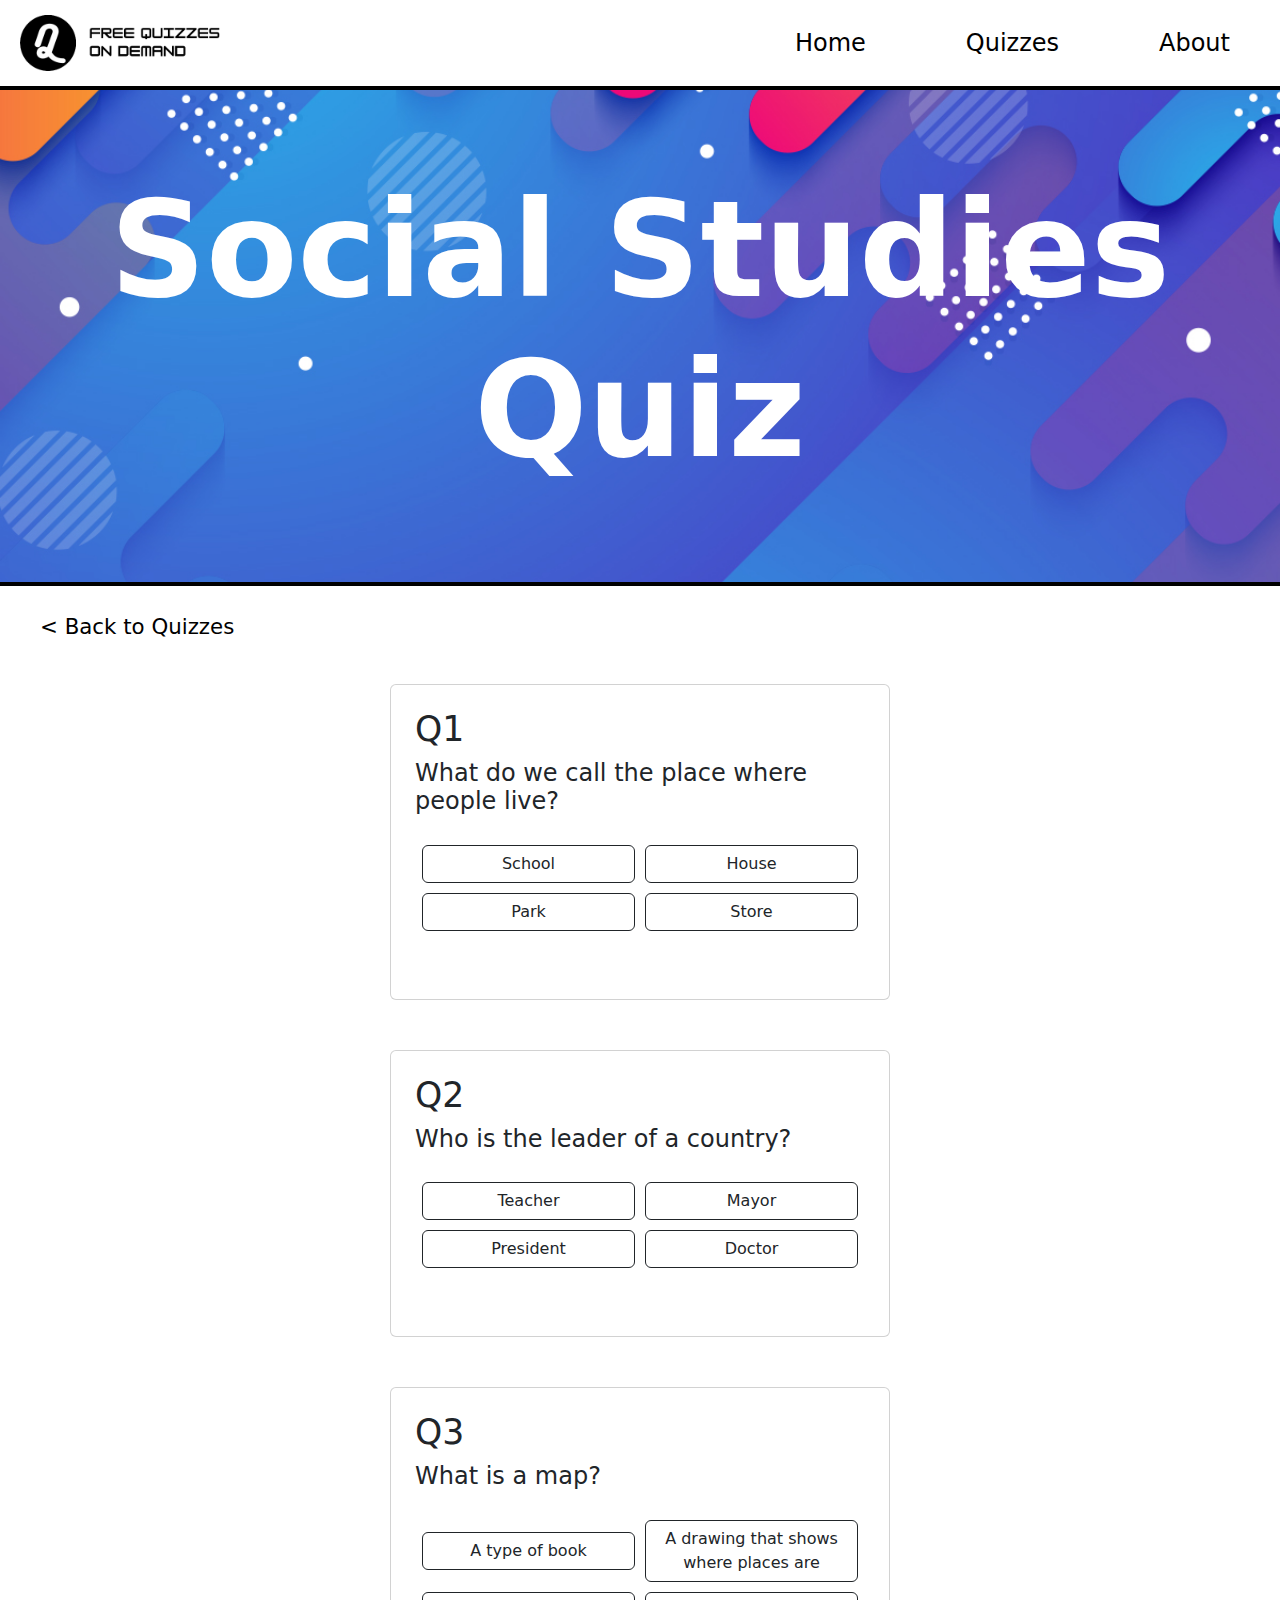
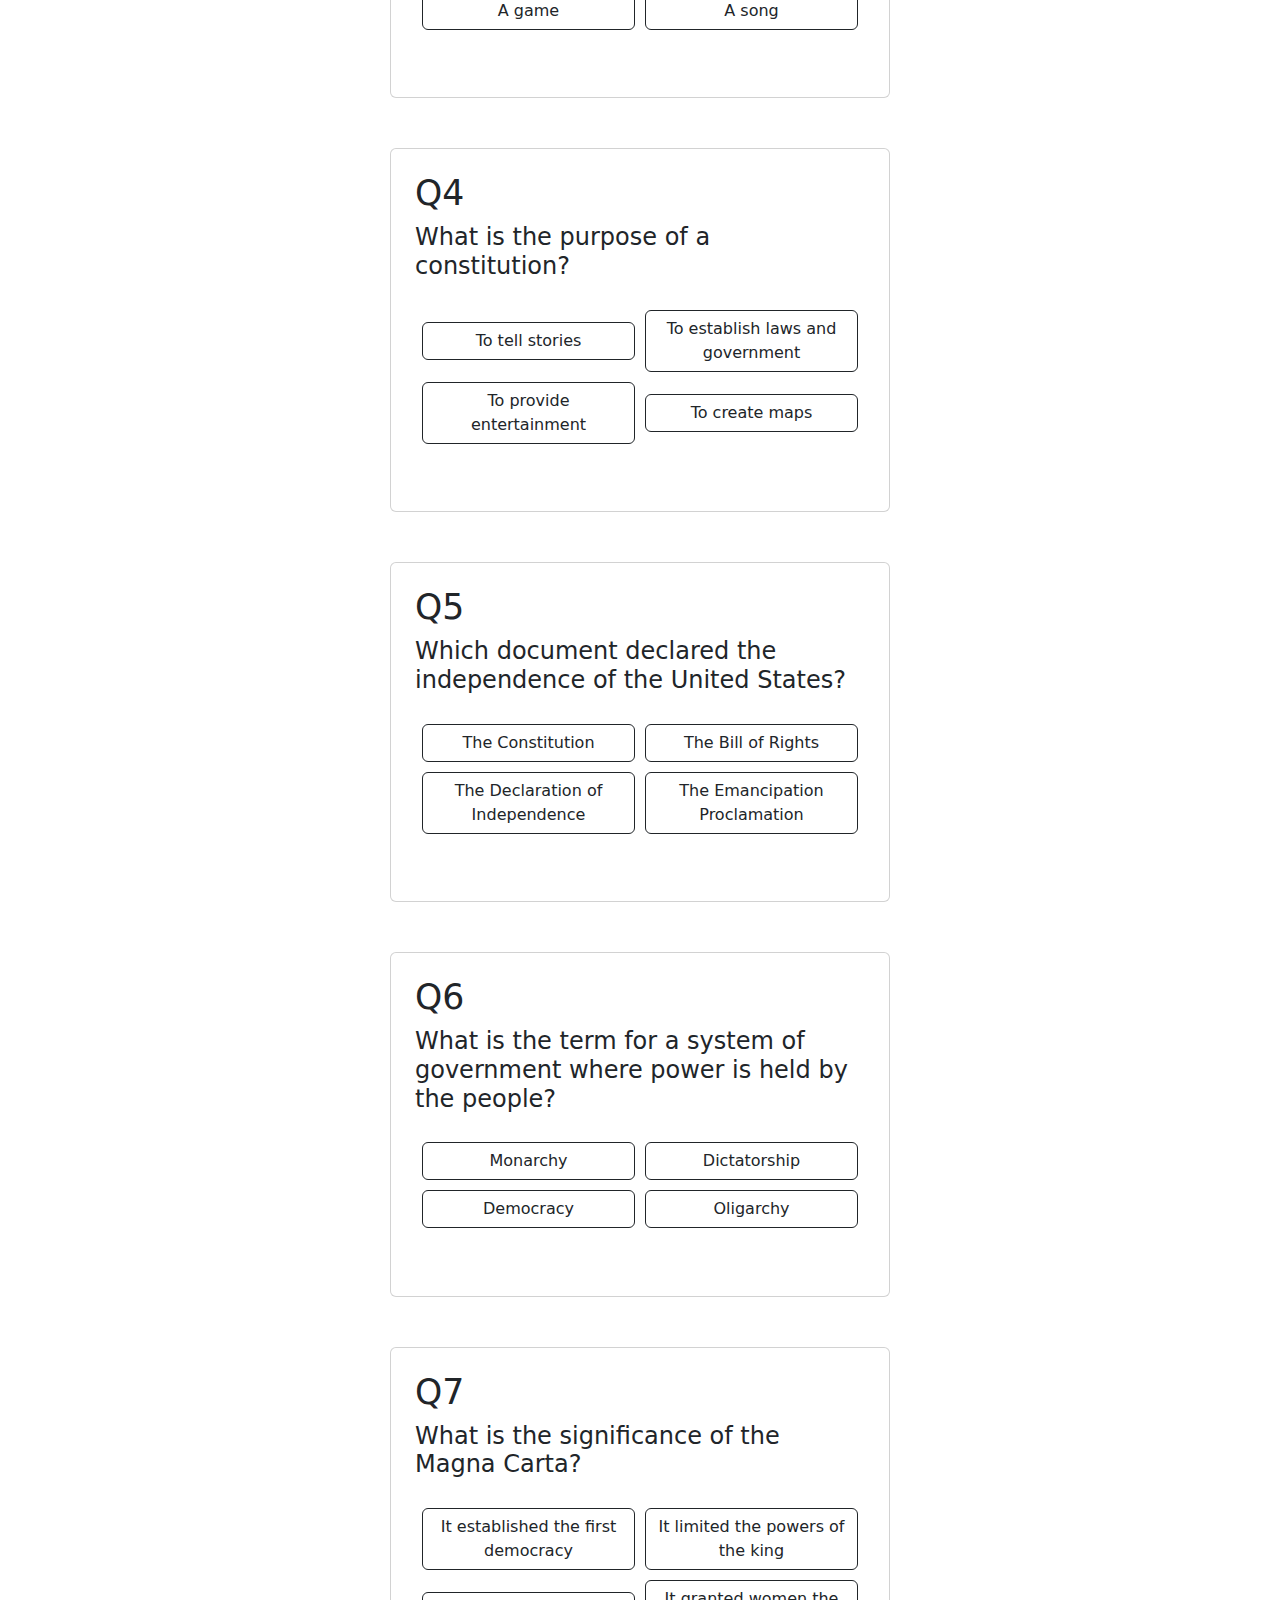
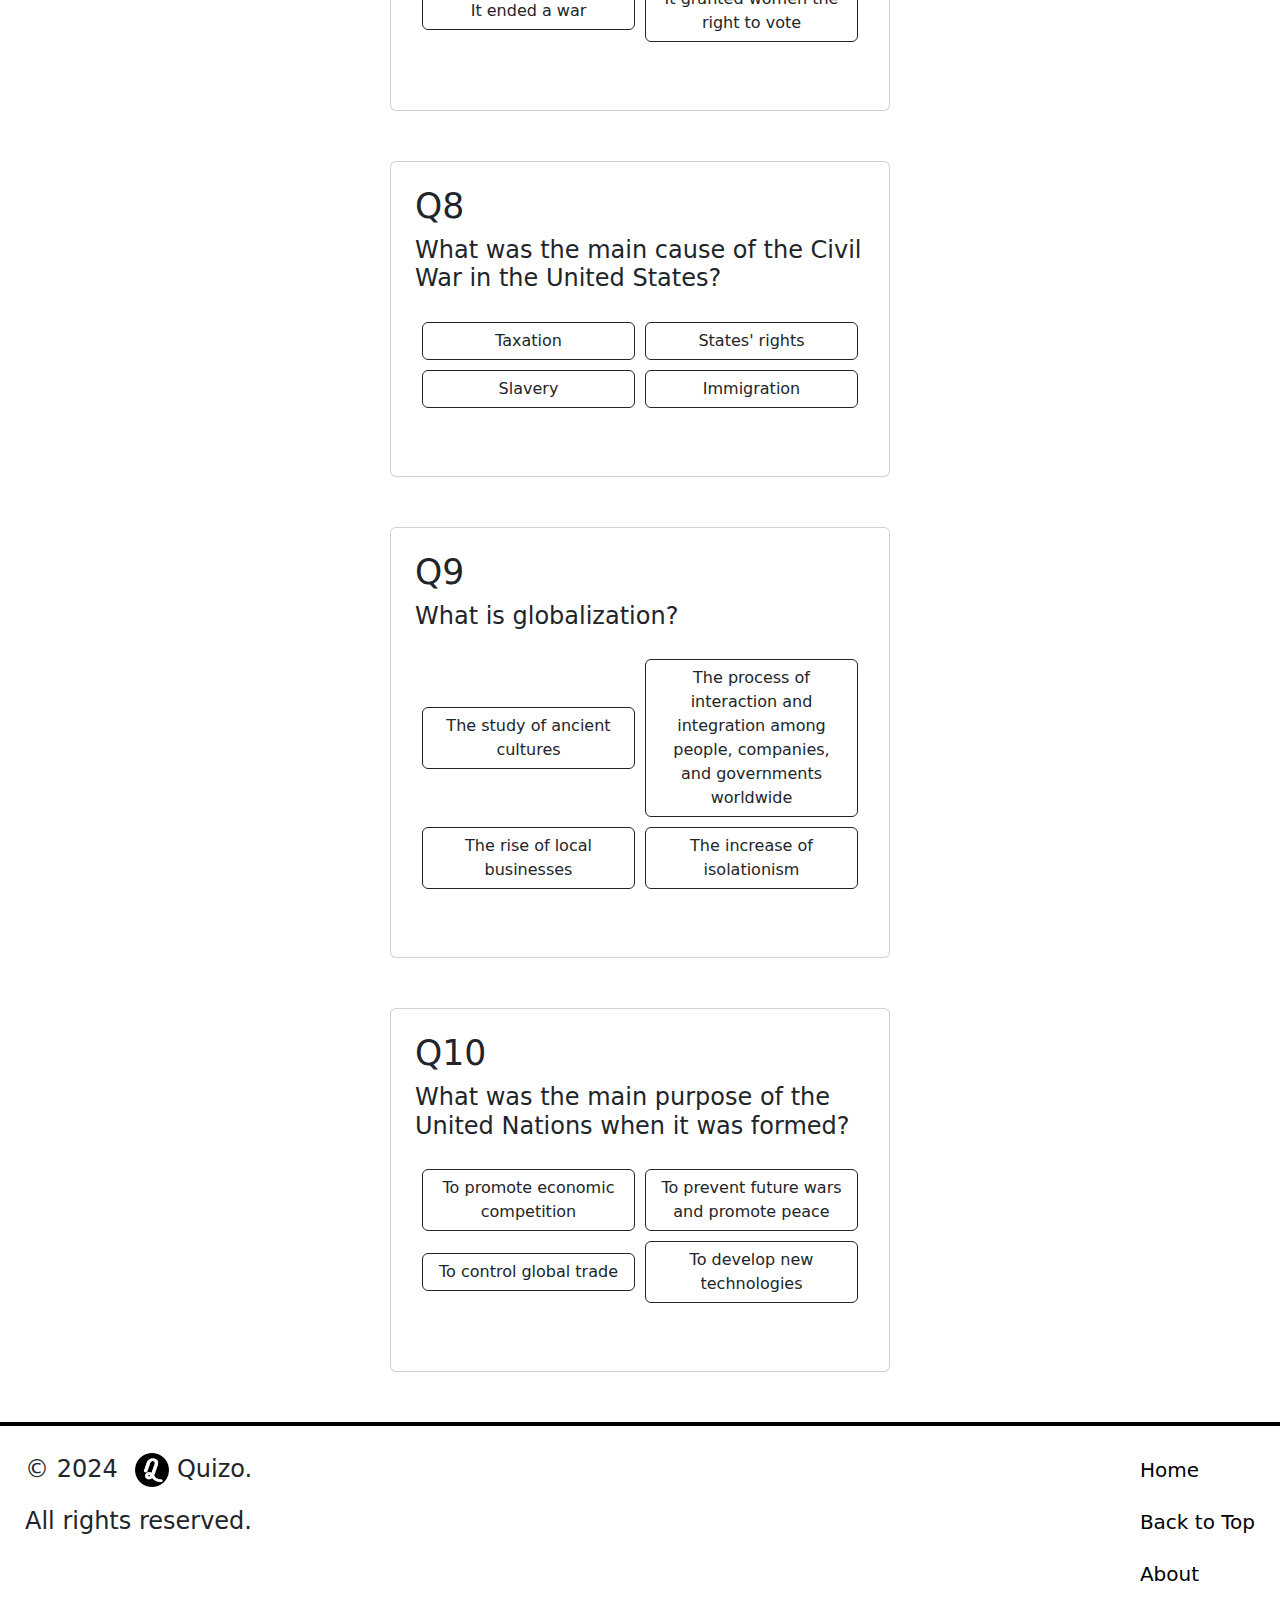
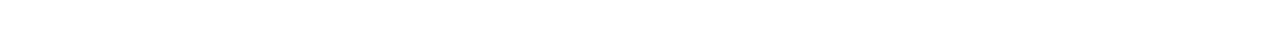
<file: public/quizes/ss.html>
<!DOCTYPE html>
<html lang="en">
  <head>
    <meta charset="UTF-8">
    <meta name="viewport" content="width=device-width, initial-scale=1.0">
    <title>Quizo - Social Studies Quiz</title>

    <link href="https://cdn.jsdelivr.net/npm/bootstrap@5.3.3/dist/css/bootstrap.min.css" rel="stylesheet" integrity="sha384-QWTKZyjpPEjISv5WaRU9OFeRpok6YctnYmDr5pNlyT2bRjXh0JMhjY6hW+ALEwIH" crossorigin="anonymous">
    <link rel="stylesheet" href="styles.css">
    <link rel="icon" href="../../images/QuizoLogo-Logo-removebg-preview.png">
  </head>

  <body>
    <nav>
      <div><img src="../../images/QuizoLogo-Text-removebg-preview.png" alt="Quizo Logo" class="logo"></div>
      <div>
        <a href="../../index.html">Home</a>
        <a class="selected" href="../quizzes.html">Quizzes</a>
        <a href="../about.html">About</a>
      </div>
    </nav>

    <div class="placeholder"></div>
    <header>
      <div id="img">
        <h1><b>Social Studies Quiz</b></h1>
      </div>
    </header>

    <main>
      <p><a href="../quizzes.html">&lt; Back to Quizzes</a></p>
      <div>
        <div class="card">
          <h2>Q1</h2>
          <h3>What do we call the place where people live?</h3>
          <div class="container">
            <button class="q1 a col-6 btn btn-outline-dark">School</button>
            <button class="q1 b correct col-6 btn btn-outline-dark">House</button>
          </div>
          <div class="container">
            <button class="q1 c col-6 btn btn-outline-dark">Park</button>
            <button class="q1 d col-6 btn btn-outline-dark">Store</button>
          </div>
          <h4 class="q1">&nbsp;</h4>
        </div>

        <div class="card">
          <h2>Q2</h2>
          <h3>Who is the leader of a country?</h3>
          <div class="container">
            <button class="q2 a col-6 btn btn-outline-dark">Teacher</button>
            <button class="q2 b col-6 btn btn-outline-dark">Mayor</button>
          </div>
          <div class="container">
            <button class="q2 c correct col-6 btn btn-outline-dark">President</button>
            <button class="q2 d col-6 btn btn-outline-dark">Doctor</button>
          </div>
          <h4 class="q2">&nbsp;</h4>
        </div>

        <div class="card">
          <h2>Q3</h2>
          <h3>What is a map?</h3>
          <div class="container">
            <button class="q3 a col-6 btn btn-outline-dark">A type of book</button>
            <button class="q3 b correct col-6 btn btn-outline-dark">A drawing that shows where places are</button>
          </div>
          <div class="container">
            <button class="q3 c col-6 btn btn-outline-dark">A game</button>
            <button class="q3 d col-6 btn btn-outline-dark">A song</button>
          </div>
          <h4 class="q3">&nbsp;</h4>
        </div>

        <div class="card">
          <h2>Q4</h2>
          <h3>What is the purpose of a constitution?</h3>
          <div class="container">
            <button class="q4 a col-6 btn btn-outline-dark">To tell stories</button>
            <button class="q4 b correct col-6 btn btn-outline-dark">To establish laws and government</button>
          </div>
          <div class="container">
            <button class="q4 c col-6 btn btn-outline-dark">To provide entertainment</button>
            <button class="q4 d col-6 btn btn-outline-dark">To create maps</button>
          </div>
          <h4 class="q4">&nbsp;</h4>
        </div>

        <div class="card">
          <h2>Q5</h2>
          <h3>Which document declared the independence of the United States?</h3>
          <div class="container">
            <button class="q5 a col-6 btn btn-outline-dark">The Constitution</button>
            <button class="q5 b col-6 btn btn-outline-dark">The Bill of Rights</button>
          </div>
          <div class="container">
            <button class="q5 c correct col-6 btn btn-outline-dark">The Declaration of Independence</button>
            <button class="q5 d col-6 btn btn-outline-dark">The Emancipation Proclamation</button>
          </div>
          <h4 class="q5">&nbsp;</h4>
        </div>

        <div class="card">
          <h2>Q6</h2>
          <h3>What is the term for a system of government where power is held by the people?</h3>
          <div class="container">
            <button class="q6 a col-6 btn btn-outline-dark">Monarchy</button>
            <button class="q6 b col-6 btn btn-outline-dark">Dictatorship</button>
          </div>
          <div class="container">
            <button class="q6 c correct col-6 btn btn-outline-dark">Democracy</button>
            <button class="q6 d col-6 btn btn-outline-dark">Oligarchy</button>
          </div>
          <h4 class="q6">&nbsp;</h4>
        </div>

        <div class="card">
          <h2>Q7</h2>
          <h3>What is the significance of the Magna Carta?</h3>
          <div class="container">
            <button class="q7 a col-6 btn btn-outline-dark">It established the first democracy</button>
            <button class="q7 b correct col-6 btn btn-outline-dark">It limited the powers of the king</button>
          </div>
          <div class="container">
            <button class="q7 c col-6 btn btn-outline-dark">It ended a war</button>
            <button class="q7 d col-6 btn btn-outline-dark">It granted women the right to vote</button>
          </div>
          <h4 class="q7">&nbsp;</h4>
        </div>

        <div class="card">
          <h2>Q8</h2>
          <h3>What was the main cause of the Civil War in the United States?</h3>
          <div class="container">
            <button class="q8 a col-6 btn btn-outline-dark">Taxation</button>
            <button class="q8 b col-6 btn btn-outline-dark">States' rights</button>
          </div>
          <div class="container">
            <button class="q8 c correct col-6 btn btn-outline-dark">Slavery</button>
            <button class="q8 d col-6 btn btn-outline-dark">Immigration</button>
          </div>
          <h4 class="q8">&nbsp;</h4>
        </div>

        <div class="card">
          <h2>Q9</h2>
          <h3>What is globalization?</h3>
          <div class="container">
            <button class="q9 a col-6 btn btn-outline-dark">The study of ancient cultures</button>
            <button class="q9 b correct col-6 btn btn-outline-dark">The process of interaction and integration among people, companies, and governments worldwide</button>
          </div>
          <div class="container">
            <button class="q9 c col-6 btn btn-outline-dark">The rise of local businesses</button>
            <button class="q9 d col-6 btn btn-outline-dark">The increase of isolationism</button>
          </div>
          <h4 class="q9">&nbsp;</h4>
        </div>

        <div class="card">
          <h2>Q10</h2>
          <h3>What was the main purpose of the United Nations when it was formed?</h3>
          <div class="container">
            <button class="q10 a col-6 btn btn-outline-dark">To promote economic competition</button>
            <button class="q10 b correct col-6 btn btn-outline-dark">To prevent future wars and promote peace</button>
          </div>
          <div class="container">
            <button class="q10 c col-6 btn btn-outline-dark">To control global trade</button>
            <button class="q10 d col-6 btn btn-outline-dark">To develop new technologies</button>
          </div>
          <h4 class="q10">&nbsp;</h4>
        </div>
      </div>
    </main>

    <footer>
      <div>
        <p>© 2024 <img src="../../images/QuizoLogo-Logo-removebg-preview.png" alt="Quizo Logo"> Quizo.</p>
        <p>All rights reserved.</p>
      </div>
      <div>
        <p><a href="../../index.html">Home</a></p>
        <p><a href="#">Back to Top</a></p>
        <p><a href="../about.html">About</a></p>
      </div>
    </footer>

    <script src="https://ajax.googleapis.com/ajax/libs/jquery/3.7.1/jquery.min.js"></script>
    <script src="script.js"></script>
  </body>
</html>

<!-- Completed in 5 minutes -->
</file>
<file: styles.css>
/* ### Capstone Project: "Interactive Quiz Web App"

#### Overview
Students will create an interactive quiz web application that allows users to answer questions on a specific topic of their choice (e.g., science, history, pop culture). This project will integrate HTML, CSS, JavaScript, and jQuery, providing a fun way to learn frontend development.

#### Objectives
- Build a functional web application using HTML, CSS, and JavaScript.
- Utilize jQuery to enhance user experience with interactivity.
- Implement basic data management with JavaScript.
- Develop skills in designing user-friendly interfaces.

#### Project Components

1. **Homepage**
   - **Header**: Title of the quiz app and a start button.
   - **Instructions Section**: Brief description of how to play the quiz.
   - **Footer**: Author information and links to resources.

2. **Quiz Page**
   - **Question Display**: A section to show the current question.
   - **Answer Options**: Multiple-choice buttons for answers.
   - **Score Tracker**: Display current score and number of questions answered.
   - **Next Question Button**: A button to proceed to the next question.
   - **End Screen**: Display total score and options to restart the quiz or go back to the homepage.

3. **Question Data Management**
   - Use an array of objects to store questions, options, and correct answers.
   - Implement a function to randomly select questions from the array for each quiz session.

4. **Styling and User Experience**
   - Use CSS to create an engaging layout (colors, fonts, button styles).
   - Ensure the app is responsive to work well on mobile and desktop devices.

5. **Interactive Features**
   - Use jQuery for:
     - Showing/hiding elements (e.g., questions and scores).
     - Animations when transitioning between questions.
     - Validating and giving feedback on answers (correct or incorrect).

6. **Accessibility Considerations**
   - Use proper HTML elements for accessibility (e.g., buttons, labels).
   - Provide feedback in a way that is easy to understand for all users.

#### Technology Stack
- **HTML**: Structure of the quiz app.
- **CSS**: Styling and responsive design.
- **JavaScript & jQuery**: Logic for quiz functionality and interactivity.

#### Resources
- **HTML/CSS Tutorials**: W3Schools, MDN Web Docs.
- **JavaScript/jQuery Tutorials**: Codecademy, jQuery official documentation.
- **Quiz Design Tips**: Examples from online quizzes for inspiration.

#### Timeline
- **Week 1**: Introduction to HTML & CSS; start building the homepage and quiz structure.
- **Week 2**: Develop the Quiz page, focusing on question display and answer options.
- **Week 3**: Implement quiz logic using JavaScript and jQuery for interactions.
- **Week 4**: Style the application and ensure responsive design.
- **Week 5**: Test functionality and get peer feedback; make necessary adjustments.
- **Week 6**: Present the quiz apps to the class and share experiences.

#### Presentation
At the end of the project, students will present their quiz apps, discussing their design process and the technologies used. They can also share their thoughts on the challenges faced and how they overcame them, fostering a collaborative learning environment.

### Conclusion
This interactive quiz web app project provides middle school students with a practical application of web development skills while allowing them to engage with topics they are passionate about. Through this hands-on experience, they will enhance their coding abilities and creativity. */
.placeholder {
   height: 86px;
}

nav {
   display: flex;
   justify-content: space-between;
   position: fixed;
   background-color: white;
   width: 100vw;
   border-bottom: 4px solid black;
}
nav div {
   display: flex;
   align-items: center;
 } 
nav a {
   vertical-align: middle;
   padding: 0px 50px;
   text-decoration: none;
   cursor: pointer;
   font-size: 1.5rem;
   color: black;
}
.logo {
   width: 200px;
   margin: 15px 20px;
}
.seleced {
   font-weight: bold;
}

header > div {
   display: flex;
   flex-direction: column;
   align-items: center;
   justify-content: center;
   border-bottom: 4px solid black;
}
header > #img {
   background-image: url("./images/quizBackground.jpg");
   background-size: cover;
   height: 500px;
   color: white;
}
header h1 {
   font-size: 100pt;
}
header h2 {
   font-size: 48pt;
}
header h4 {
   margin-top: 2rem;
   font-size: 24pt;
}
header h3 {
   font-size: 30pt;
   margin-top: 1.5rem;
   margin-bottom: 2rem;
}

main > div {
   display: flex;
   align-items: center;
   justify-content: center;
}
main > div > div {
   margin: 25px;
}
main > h3 {
   font-size: 28pt;
   margin: 2rem 2rem 1rem 2rem;
}
main > div > div > h4 {
   font-size: 24pt;
   margin-left: 25px;
}
main > div > div > p {
   margin: 25px;
   font-size: 18pt;
   border: 1px
}
main > div > div > p > a {
   cursor: pointer;
   color: black;
}

.quote {
   display: flex;
   flex-direction: column;
   align-items: center;
   justify-content: center;
   border-top: 4px solid black;
   border-bottom: 4px solid black;
}
.quote > h4 {
   margin-top: 2rem;
   font-size: 24pt;
}
.quote > h3 {
   font-size: 30pt;
   margin-top: 1.5rem;
   margin-bottom: 2rem;
}

footer {
   display: flex;
   justify-content: space-between;
   padding: 10px;
}
footer > div {
   margin: 15px;
}
footer img {
   height: 34px;
   vertical-align: middle;
   margin-left: 10px;
}
footer > div > p {
   font-size: 24px;
}
footer > div > p > a {
   font-size: 20px;
   text-decoration: none;
   color: black;
}
</file>
<file: public/about.css>
.placeholder {
  height: 86px;
}

nav {
  display: flex;
  justify-content: space-between;
  position: fixed;
  background-color: white;
  width: 100vw;
  border-bottom: 4px solid black;
  z-index: 99;
}
nav div {
  display: flex;
  align-items: center;
} 
nav a {
  vertical-align: middle;
  padding: 0px 50px;
  text-decoration: none;
  cursor: pointer;
  font-size: 1.5rem;
  color: black;
}
.logo {
  width: 200px;
  margin: 15px 20px;
}
.seleced {
  font-weight: bold;
}

header > div {
  display: flex;
  flex-direction: column;
  align-items: center;
  justify-content: center;
  border-bottom: 4px solid black;
}
header > #img {
  background-image: url("../images/quizBackground.jpg");
  background-size: cover;
  height: 500px;
  color: white;
}
header h1 {
  font-size: 100pt;
}
header h2 {
  font-size: 48pt;
}

main {
  margin: 50px;
}
main p {
  margin: 25px;
  font-size: 18pt;
}
main h3 {
  font-size: 26pt;
  margin-left: 1.5rem;
}
main > div > div > p {
  margin: 0px;
  margin-left: 50px;
  font-size: 14pt;
}

footer {
  display: flex;
  justify-content: space-between;
  padding: 10px;
  border-top: 4px solid black;
}
footer > div {
  margin: 15px;
}
footer img {
  height: 34px;
  vertical-align: middle;
  margin-left: 10px;
}
footer > div > p {
  font-size: 24px;
}
footer > div > p > a {
  font-size: 20px;
  text-decoration: none;
  color: black;
}
</file>
<file: public/quizzes.css>
.placeholder {
  height: 86px;
}

nav {
  display: flex;
  justify-content: space-between;
  position: fixed;
  background-color: white;
  width: 100vw;
  border-bottom: 4px solid black;
  z-index: 99;
}
nav div {
  display: flex;
  align-items: center;
} 
nav a {
  vertical-align: middle;
  padding: 0px 50px;
  text-decoration: none;
  cursor: pointer;
  font-size: 1.5rem;
  color: black;
}
.logo {
  width: 200px;
  margin: 15px 20px;
}
.seleced {
  font-weight: bold;
}

header > div {
  display: flex;
  flex-direction: column;
  align-items: center;
  justify-content: center;
  border-bottom: 4px solid black;
}
header > #img {
  background-image: url("../images/quizBackground.jpg");
  background-size: cover;
  height: 500px;
  color: white;
}
header h1 {
  font-size: 100pt;
}
header h2 {
  font-size: 48pt;
}

main {
  margin: 25px 0px;
}
main > div {
  display: flex;
  align-items: center;
  justify-content: center;
}
main > div > div {
  margin: 25px;
}
main h3 {
  font-size: 26pt;
  margin: 2rem 0rem 0rem 2rem;
}
main > div > div > h4 {
  font-size: 24pt;
  margin-left: 25px;
}
main > div > div > p {
  margin: 25px;
  margin-bottom: 20px;
  font-size: 18pt;
  border: 1px
}
main a {
  margin: 0px 25px 25px 25px;
  font-size: 18pt;
  color: inherit;
  text-decoration: none;
}

footer {
  display: flex;
  justify-content: space-between;
  padding: 10px;
  border-top: 4px solid black;
}
footer > div {
  margin: 15px;
}
footer img {
  height: 34px;
  vertical-align: middle;
  margin-left: 10px;
}
footer > div > p {
  font-size: 24px;
}
footer > div > p > a {
  font-size: 20px;
  text-decoration: none;
  color: black;
}
</file>
<file: public/quizes/styles.css>
.right:disabled {
  color: white;
  background-color: darkgreen;
  opacity: 1;
}
.wrong:disabled {
  color: white;
  background-color: darkred;
  opacity: 1;
}

.placeholder {
  height: 86px;
}

nav {
  display: flex;
  justify-content: space-between;
  position: fixed;
  background-color: white;
  width: 100vw;
  border-bottom: 4px solid black;
  z-index: 99;
}
nav div {
  display: flex;
  align-items: center;
} 
nav a {
  vertical-align: middle;
  padding: 0px 50px;
  text-decoration: none;
  cursor: pointer;
  font-size: 1.5rem;
  color: black;
}
.logo {
  width: 200px;
  margin: 15px 20px;
}
.seleced {
  font-weight: bold;
}

header > div {
  display: flex;
  flex-direction: column;
  align-items: center;
  justify-content: center;
  border-bottom: 4px solid black;
}
header > #img {
  background-image: url("../../images/quizBackground.jpg");
  background-size: cover;
  height: 500px;
  color: white;
}
header h1 {
  font-size: 100pt;
  text-align: center;
}

main > p > a {
  font-size: 16pt;
  text-decoration: none;
  color: black;
  margin: 5px 0px 0px 10px;
  padding: 20px 0px 0px 30px;
}
main {
  margin: 25px 0px;
}
main > div {
  display: flex;
  flex-direction: column;
  align-items: center;
  justify-content: center;
}
main > div > div {
  max-width: 500px;
  width: 100%;
  padding: 1.5rem;
  margin: 25px;
}
main h2 {
  font-size: 26pt;
}
main h3 {
  font-size: 18pt;
  padding-bottom: 1rem;
}
main h4 {
  margin: 10px 0px 0px 0px;
}
main > div > div > div {
  display: flex;
  align-items: center;
  justify-content: center;
}
main button {
  margin: 5px;
}

footer {
  display: flex;
  justify-content: space-between;
  padding: 10px;
  border-top: 4px solid black;
}
footer > div {
  margin: 15px;
}
footer img {
  height: 34px;
  vertical-align: middle;
  margin-left: 10px;
}
footer > div > p {
  font-size: 24px;
}
footer > div > p > a {
  font-size: 20px;
  text-decoration: none;
  color: black;
}
</file>
